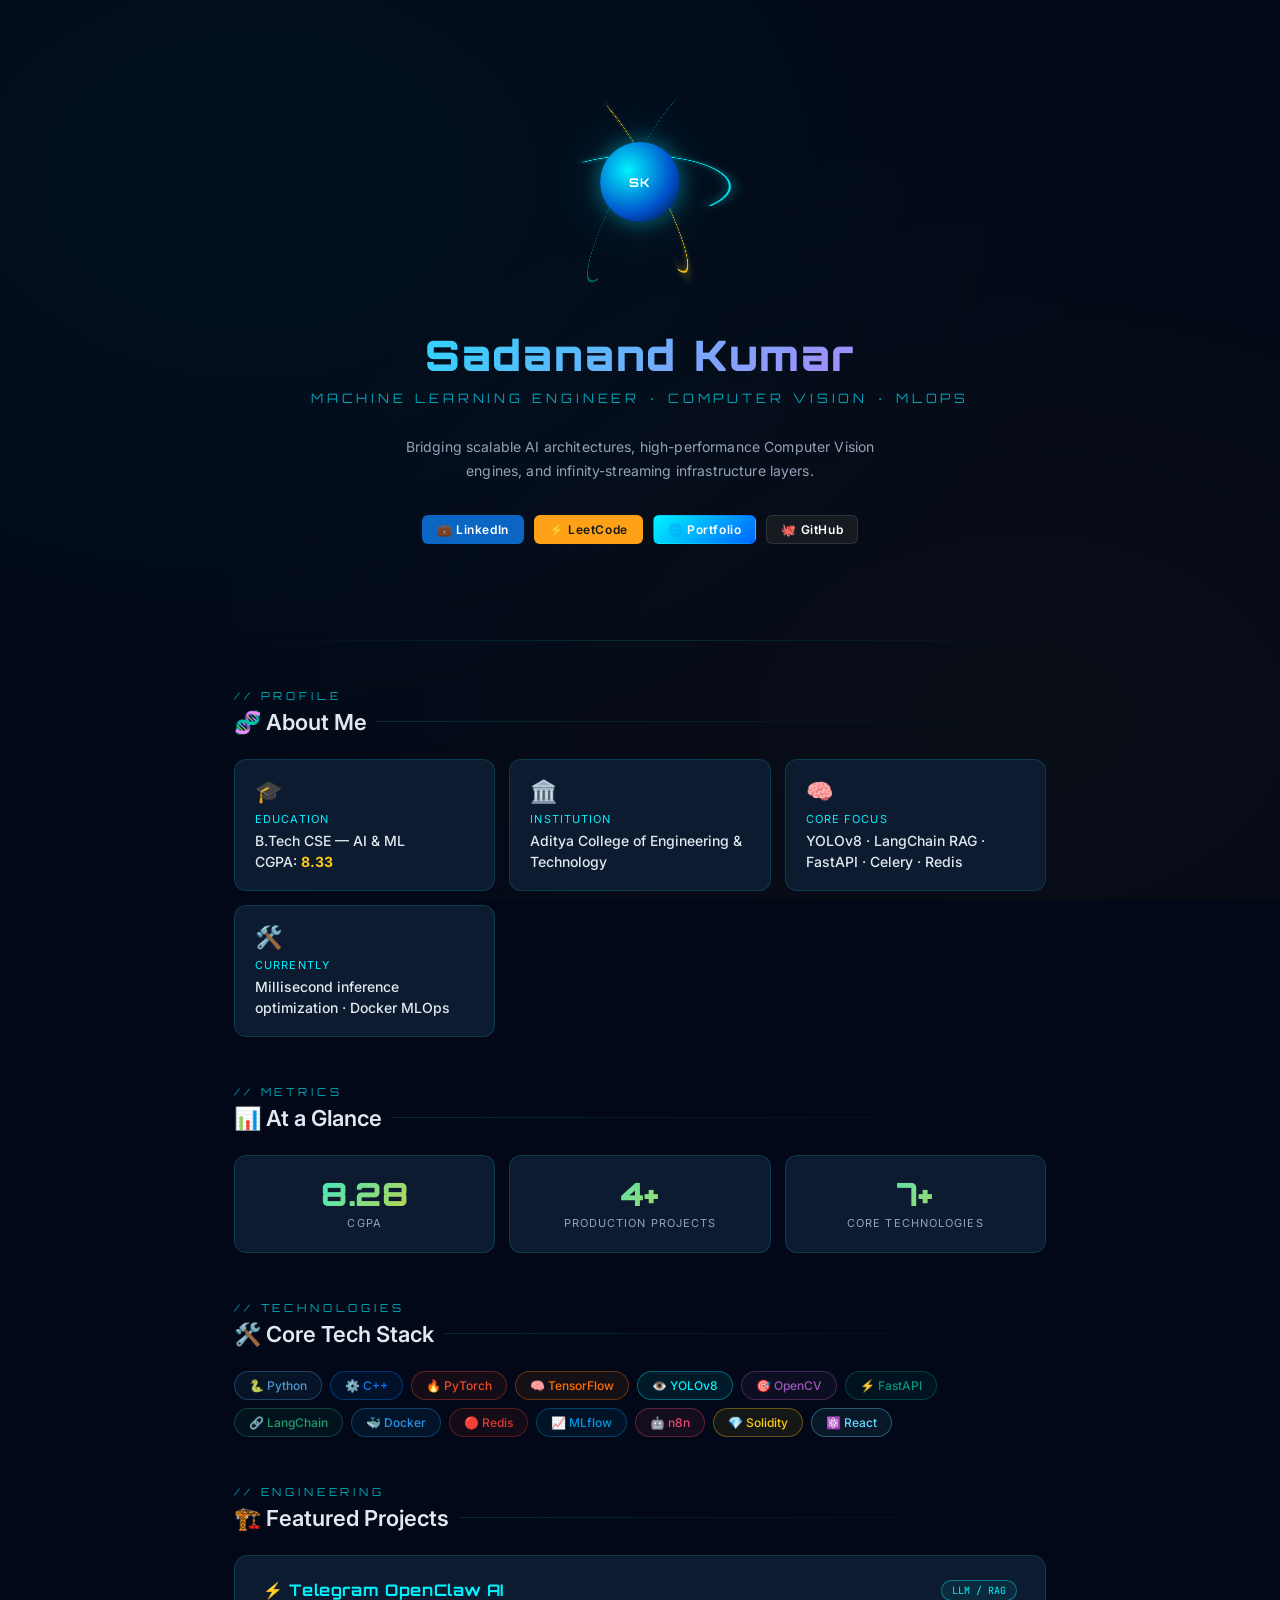
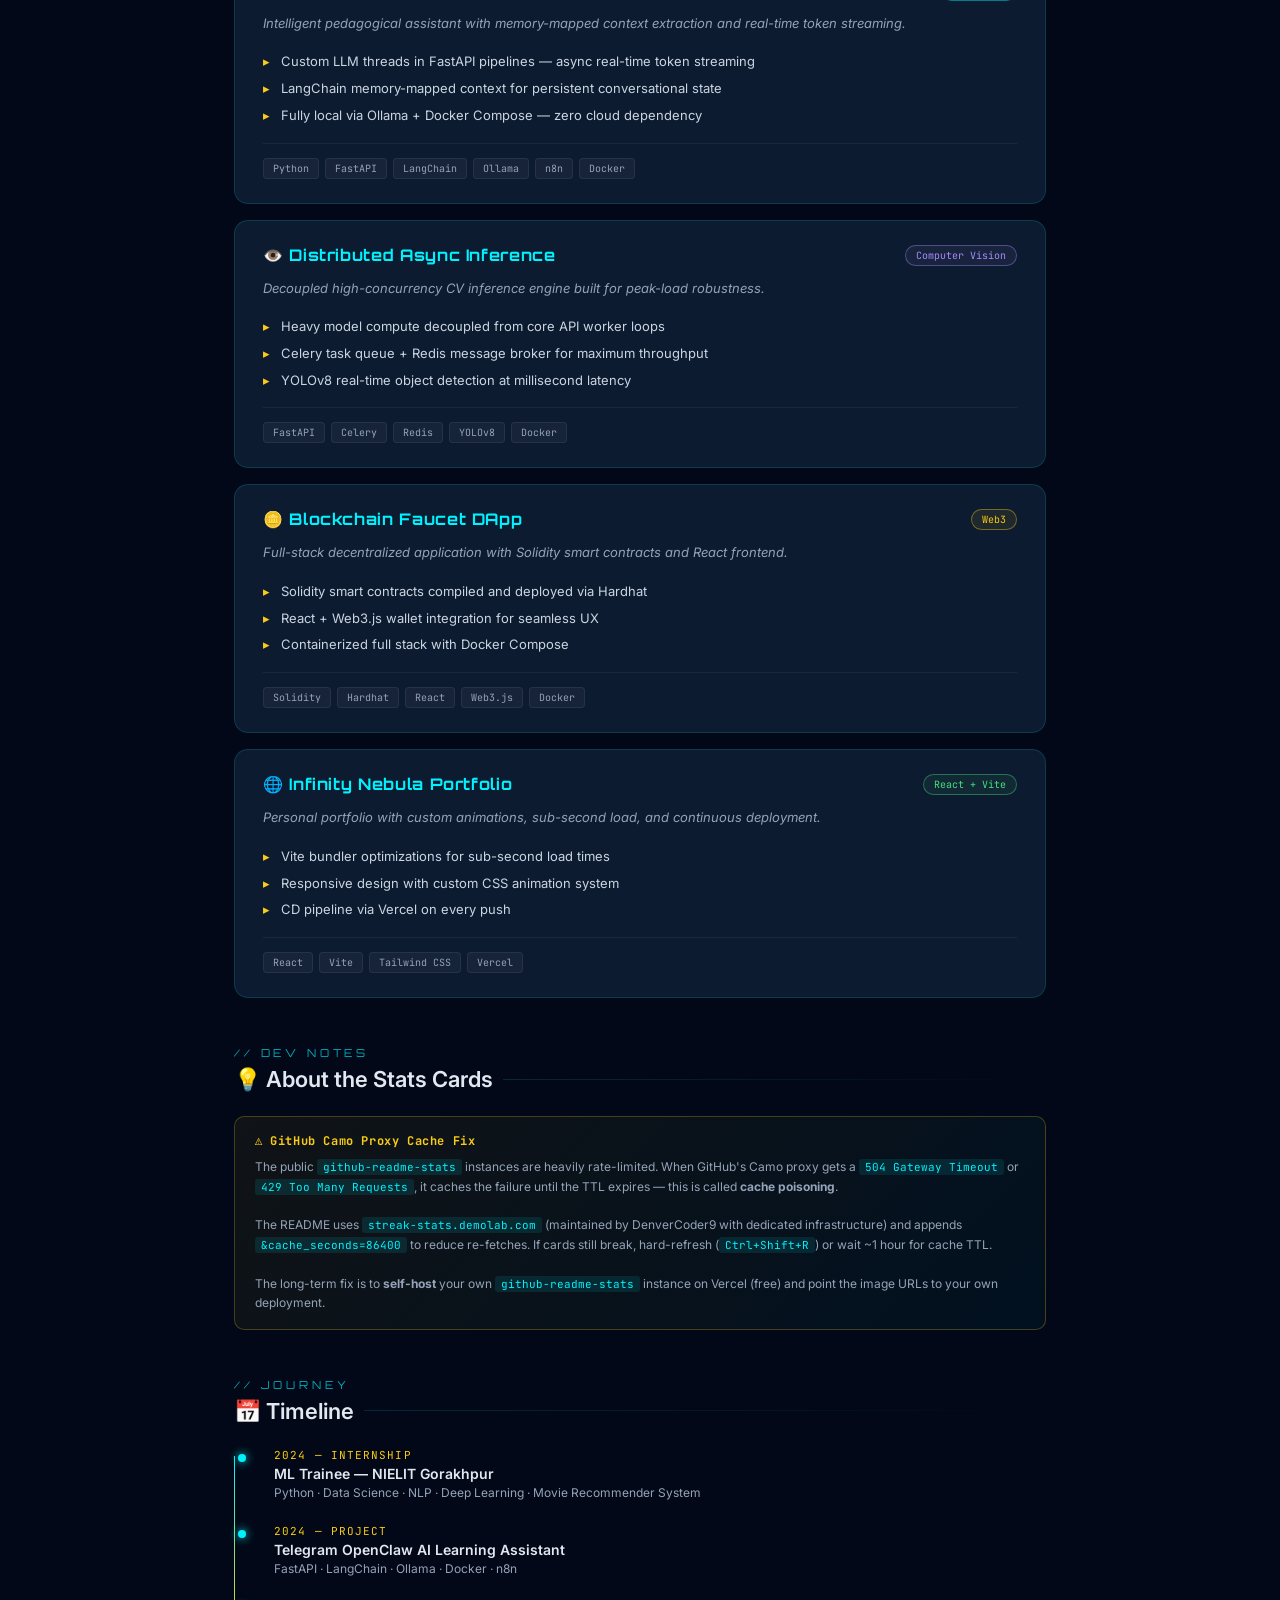
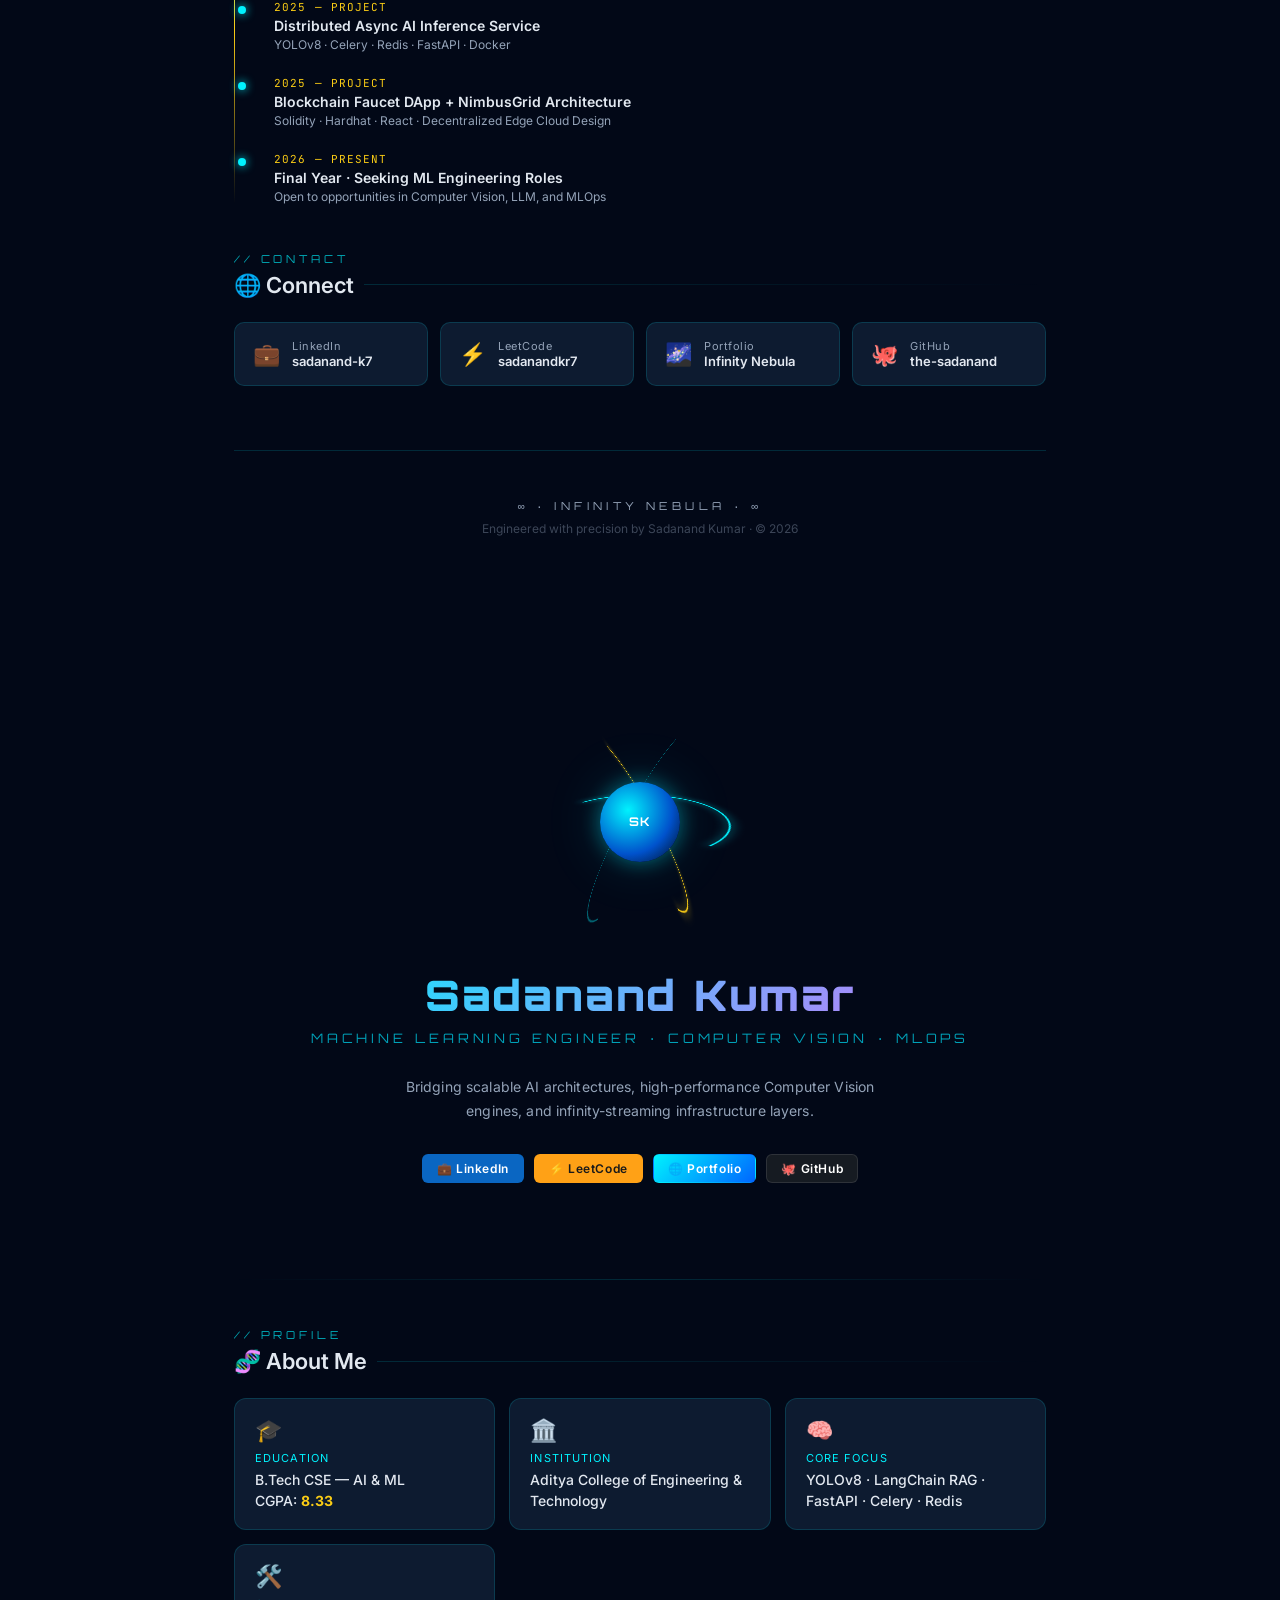
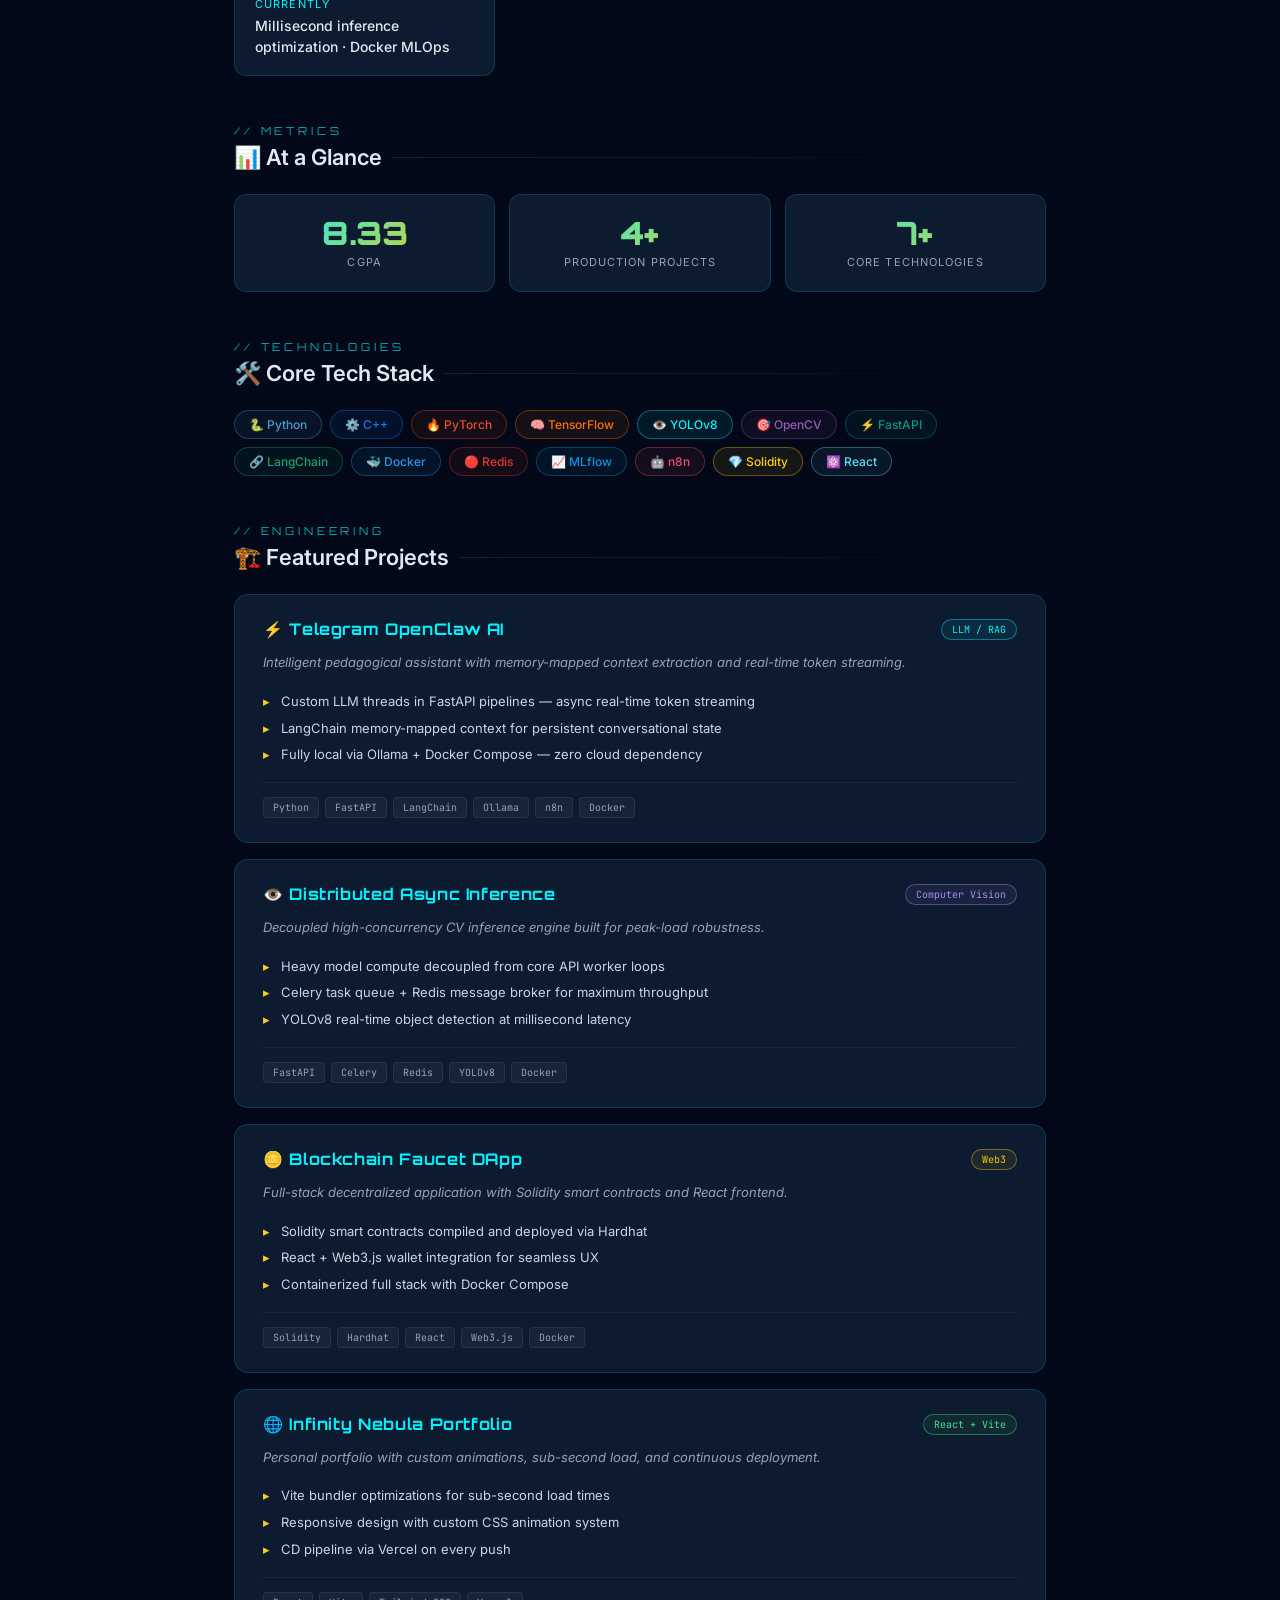
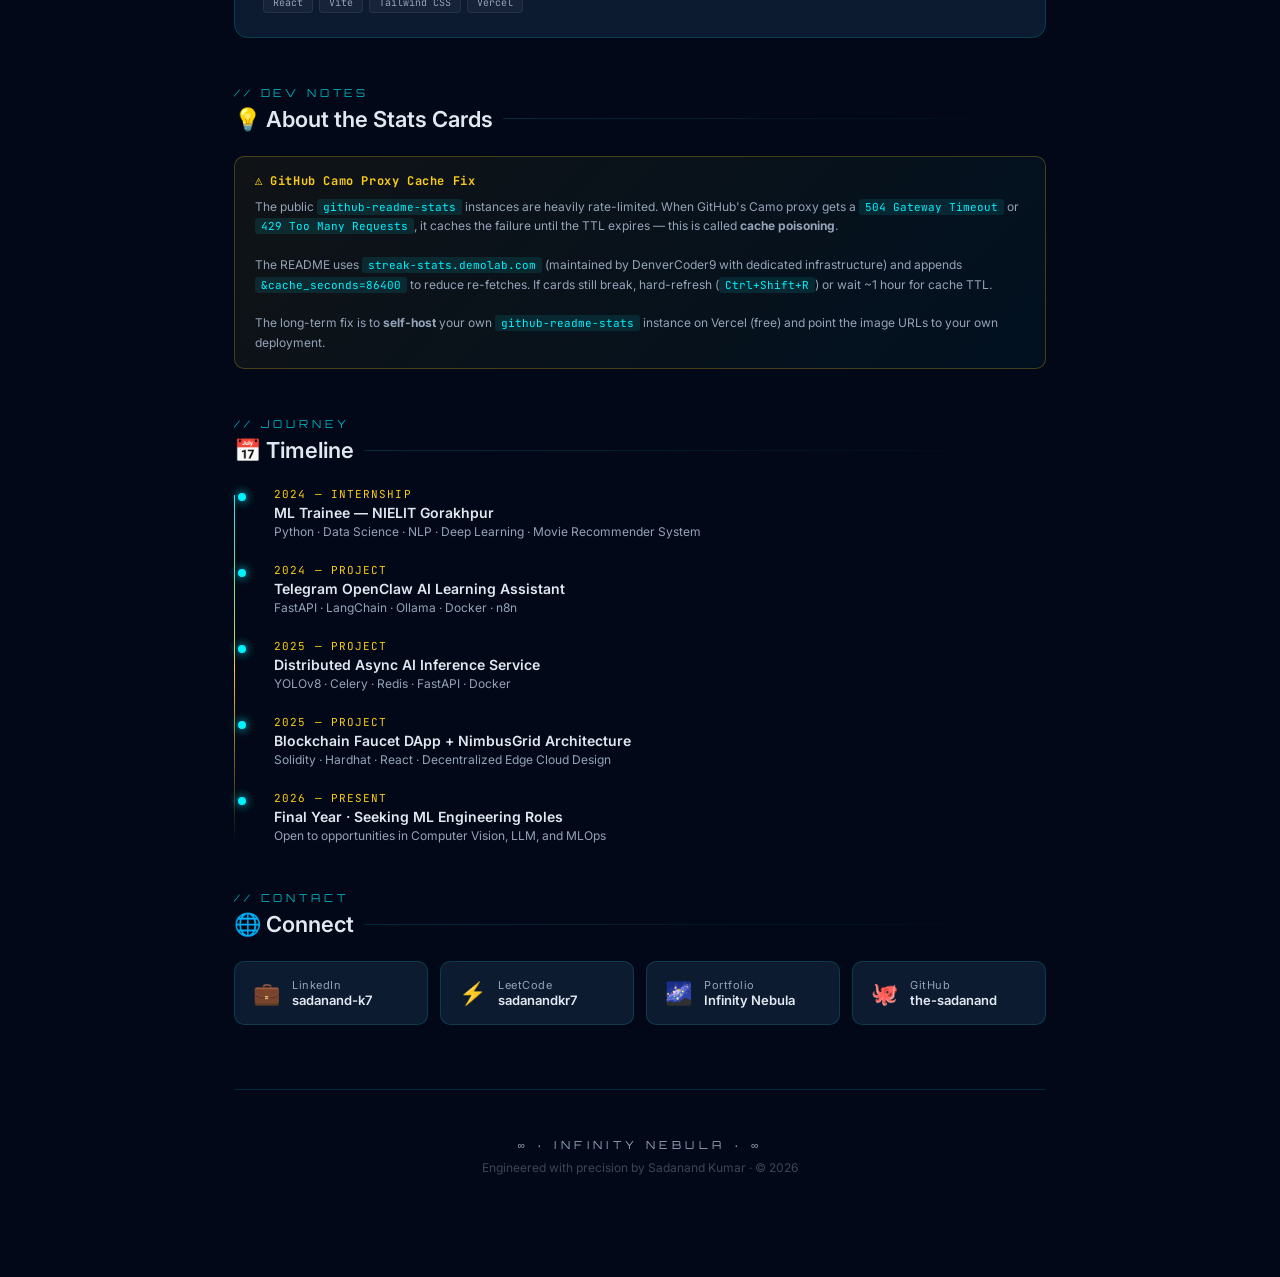
<file: index.html>
<!DOCTYPE html>
<html lang="en">
<head>
<meta charset="UTF-8" />
<meta name="viewport" content="width=device-width, initial-scale=1.0" />
<title>Sadanand Kumar — Infinity Nebula Profile</title>
<link href="https://fonts.googleapis.com/css2?family=Orbitron:wght@400;600;700;900&family=Inter:wght@300;400;500;600&family=JetBrains+Mono:wght@400;500&display=swap" rel="stylesheet" />
<style>
  *, *::before, *::after { margin: 0; padding: 0; box-sizing: border-box; }

  :root {
    --cyan: #00F2FE;
    --cyan-dim: #00bcd4;
    --gold: #FACC15;
    --gold-dim: #d4a017;
    --bg-0: #020817;
    --bg-1: #0a1628;
    --bg-2: #0f1f3d;
    --bg-card: #0d1b30;
    --text-primary: #E2E8F0;
    --text-muted: #94a3b8;
    --border: rgba(0, 242, 254, 0.15);
    --glow-cyan: 0 0 20px rgba(0, 242, 254, 0.4), 0 0 60px rgba(0, 242, 254, 0.15);
    --glow-gold: 0 0 20px rgba(250, 204, 21, 0.4), 0 0 60px rgba(250, 204, 21, 0.15);
  }

  html { scroll-behavior: smooth; }

  body {
    font-family: 'Inter', sans-serif;
    background: var(--bg-0);
    color: var(--text-primary);
    min-height: 100vh;
    overflow-x: hidden;
  }

  /* ── STARFIELD ── */
  #starfield {
    position: fixed; inset: 0; z-index: 0; pointer-events: none;
    background: radial-gradient(ellipse at 20% 20%, rgba(0,242,254,0.04) 0%, transparent 60%),
                radial-gradient(ellipse at 80% 80%, rgba(250,204,21,0.03) 0%, transparent 60%),
                var(--bg-0);
  }
  .star {
    position: absolute; border-radius: 50%; background: white;
    animation: twinkle var(--d, 3s) infinite ease-in-out;
  }
  @keyframes twinkle {
    0%,100% { opacity: var(--lo, 0.1); transform: scale(1); }
    50%      { opacity: var(--hi, 0.8); transform: scale(1.3); }
  }

  /* ── LAYOUT ── */
  .wrapper {
    position: relative; z-index: 1;
    max-width: 860px; margin: 0 auto;
    padding: 0 24px 80px;
  }

  /* ── HERO ── */
  .hero {
    text-align: center;
    padding: 72px 0 48px;
  }

  /* 3D ROTATING ORBS SYSTEM */
  .orb-system {
    position: relative;
    width: 220px; height: 220px;
    margin: 0 auto 40px;
    perspective: 600px;
  }
  .orb-core {
    position: absolute; inset: 50%; transform: translate(-50%,-50%);
    width: 80px; height: 80px; border-radius: 50%;
    background: radial-gradient(circle at 35% 35%, #00F2FE, #0052cc 60%, #020817);
    box-shadow: var(--glow-cyan);
    animation: pulse-core 3s ease-in-out infinite;
    display: flex; align-items: center; justify-content: center;
    font-family: 'Orbitron', monospace;
    font-size: 12px; color: white; font-weight: 700; letter-spacing: 0.1em;
    z-index: 10;
  }
  @keyframes pulse-core {
    0%,100% { box-shadow: var(--glow-cyan); transform: translate(-50%,-50%) scale(1); }
    50%      { box-shadow: 0 0 40px rgba(0,242,254,0.7), 0 0 100px rgba(0,242,254,0.3); transform: translate(-50%,-50%) scale(1.05); }
  }

  /* Ring 1 — cyan, tilted */
  .ring {
    position: absolute; inset: 0;
    border-radius: 50%;
    border: 2px solid transparent;
    animation: spin var(--spd, 6s) linear infinite;
  }
  .ring::before {
    content: '';
    position: absolute; inset: -2px;
    border-radius: 50%;
    border: 2px solid transparent;
    border-top-color: var(--rc, #00F2FE);
    border-right-color: var(--rc, #00F2FE);
  }
  .ring-1 {
    --rc: #00F2FE; --spd: 5s;
    transform: rotateX(70deg) rotateZ(0deg);
    top: 20px; left: 20px; right: 20px; bottom: 20px;
    filter: drop-shadow(0 0 6px #00F2FE);
  }
  .ring-2 {
    --rc: #FACC15; --spd: 8s;
    transform: rotateX(70deg) rotateY(60deg);
    top: 10px; left: 10px; right: 10px; bottom: 10px;
    animation-direction: reverse;
    filter: drop-shadow(0 0 6px #FACC15);
  }
  .ring-3 {
    --rc: rgba(0,242,254,0.4); --spd: 12s;
    transform: rotateX(70deg) rotateY(120deg);
    top: 0; left: 0; right: 0; bottom: 0;
  }
  @keyframes spin { to { transform: rotateX(70deg) rotateZ(360deg); } }

  /* Orbiting dot */
  .orbit-dot {
    position: absolute; top: 50%; left: 50%;
    width: 8px; height: 8px; border-radius: 50%;
    margin: -4px 0 0 -4px;
    background: var(--dc, #00F2FE);
    box-shadow: 0 0 12px var(--dc, #00F2FE);
    animation: orbit var(--ospd, 5s) linear infinite;
    transform-origin: var(--or, 90px) 0;
  }
  .orbit-dot-1 { --dc: #00F2FE; --ospd: 5s;  --or: 90px; }
  .orbit-dot-2 { --dc: #FACC15; --ospd: 8s;  --or: 100px; animation-direction: reverse; animation-delay: -2s; }
  .orbit-dot-3 { --dc: #ffffff; --ospd: 11s; --or: 108px; animation-delay: -5s; }
  @keyframes orbit { to { transform: rotate(360deg) translateX(var(--or, 90px)); } }

  /* ── TITLE ── */
  .hero-name {
    font-family: 'Orbitron', monospace;
    font-size: clamp(28px, 5vw, 42px);
    font-weight: 900;
    background: linear-gradient(135deg, #00F2FE 0%, #a78bfa 40%, #FACC15 100%);
    -webkit-background-clip: text; -webkit-text-fill-color: transparent;
    background-clip: text;
    letter-spacing: 0.05em;
    line-height: 1.1;
    margin-bottom: 12px;
    animation: shimmer 4s ease-in-out infinite;
    background-size: 200% auto;
  }
  @keyframes shimmer {
    0%   { background-position: 0% 50%; }
    50%  { background-position: 100% 50%; }
    100% { background-position: 0% 50%; }
  }

  .hero-role {
    font-family: 'Orbitron', monospace;
    font-size: 13px;
    letter-spacing: 0.3em;
    color: var(--cyan-dim);
    text-transform: uppercase;
    margin-bottom: 28px;
    opacity: 0.85;
  }

  .hero-tagline {
    font-size: 14px;
    color: var(--text-muted);
    max-width: 520px;
    margin: 0 auto 32px;
    line-height: 1.7;
    letter-spacing: 0.01em;
  }

  /* ── BADGE ROW ── */
  .badge-row {
    display: flex; gap: 10px; justify-content: center; flex-wrap: wrap;
    margin-bottom: 8px;
  }
  .badge {
    display: inline-flex; align-items: center; gap: 6px;
    padding: 6px 14px; border-radius: 6px;
    font-size: 12px; font-weight: 600; letter-spacing: 0.05em;
    text-decoration: none; transition: transform 0.2s, box-shadow 0.2s;
    border: 1px solid transparent;
  }
  .badge:hover { transform: translateY(-2px); }
  .badge-li   { background: #0A66C2; color: white; }
  .badge-li:hover { box-shadow: 0 4px 20px rgba(10,102,194,0.5); }
  .badge-lc   { background: #FFA116; color: #1a1a1a; }
  .badge-lc:hover { box-shadow: 0 4px 20px rgba(255,161,22,0.5); }
  .badge-port { background: linear-gradient(135deg, #00F2FE, #0066ff); color: white; }
  .badge-port:hover { box-shadow: var(--glow-cyan); }
  .badge-gh   { background: #161B22; color: white; border-color: rgba(255,255,255,0.1); }
  .badge-gh:hover { box-shadow: 0 4px 20px rgba(255,255,255,0.1); }

  /* ── SECTION ── */
  .section { margin: 48px 0; }
  .section-label {
    font-family: 'Orbitron', monospace;
    font-size: 11px; letter-spacing: 0.35em;
    color: var(--cyan); text-transform: uppercase;
    margin-bottom: 6px; opacity: 0.7;
  }
  .section-title {
    font-size: 22px; font-weight: 600;
    color: var(--text-primary);
    margin-bottom: 24px;
    display: flex; align-items: center; gap: 10px;
  }
  .section-title::after {
    content: '';
    flex: 1; height: 1px;
    background: linear-gradient(90deg, var(--border), transparent);
  }

  /* ── ABOUT CARDS ── */
  .about-grid {
    display: grid; grid-template-columns: repeat(auto-fit, minmax(200px, 1fr));
    gap: 14px;
  }
  .about-card {
    background: var(--bg-card);
    border: 1px solid var(--border);
    border-radius: 12px;
    padding: 18px 20px;
    transition: border-color 0.3s, transform 0.3s, box-shadow 0.3s;
    position: relative; overflow: hidden;
  }
  .about-card::before {
    content: '';
    position: absolute; inset: 0;
    background: linear-gradient(135deg, rgba(0,242,254,0.04), transparent);
    opacity: 0; transition: opacity 0.3s;
  }
  .about-card:hover::before { opacity: 1; }
  .about-card:hover {
    border-color: rgba(0,242,254,0.4);
    transform: translateY(-3px);
    box-shadow: 0 8px 32px rgba(0,242,254,0.1);
  }
  .about-icon { font-size: 22px; margin-bottom: 8px; }
  .about-label { font-size: 11px; color: var(--cyan); letter-spacing: 0.1em; text-transform: uppercase; margin-bottom: 4px; }
  .about-value { font-size: 14px; font-weight: 500; color: var(--text-primary); line-height: 1.5; }

  /* ── TECH STACK ── */
  .stack-grid {
    display: flex; flex-wrap: wrap; gap: 8px;
  }
  .tech-pill {
    display: inline-flex; align-items: center; gap: 6px;
    padding: 6px 14px; border-radius: 20px;
    font-size: 12px; font-weight: 500;
    border: 1px solid; transition: transform 0.2s, box-shadow 0.2s;
    cursor: default;
  }
  .tech-pill:hover { transform: scale(1.06); }
  .tp-python  { color: #4B9CD3; border-color: rgba(75,156,211,0.35); background: rgba(75,156,211,0.08); }
  .tp-cpp     { color: #0080ff; border-color: rgba(0,128,255,0.35); background: rgba(0,128,255,0.08); }
  .tp-pytorch { color: #EE4C2C; border-color: rgba(238,76,44,0.35); background: rgba(238,76,44,0.08); }
  .tp-tf      { color: #FF6F00; border-color: rgba(255,111,0,0.35); background: rgba(255,111,0,0.08); }
  .tp-fastapi { color: #009688; border-color: rgba(0,150,136,0.35); background: rgba(0,150,136,0.08); }
  .tp-docker  { color: #2496ED; border-color: rgba(36,150,237,0.35); background: rgba(36,150,237,0.08); }
  .tp-redis   { color: #DC382D; border-color: rgba(220,56,45,0.35); background: rgba(220,56,45,0.08); }
  .tp-mlflow  { color: #0194E2; border-color: rgba(1,148,226,0.35); background: rgba(1,148,226,0.08); }
  .tp-lc      { color: #1C9E6E; border-color: rgba(28,158,110,0.35); background: rgba(28,158,110,0.08); }
  .tp-cv      { color: #9B59B6; border-color: rgba(155,89,182,0.35); background: rgba(155,89,182,0.08); }
  .tp-n8n     { color: #EA4B71; border-color: rgba(234,75,113,0.35); background: rgba(234,75,113,0.08); }
  .tp-sol     { color: #FACC15; border-color: rgba(250,204,21,0.35); background: rgba(250,204,21,0.08); }
  .tp-react   { color: #61DAFB; border-color: rgba(97,218,251,0.35); background: rgba(97,218,251,0.08); }
  .tp-yolo    { color: #00F2FE; border-color: rgba(0,242,254,0.35); background: rgba(0,242,254,0.08); }

  /* ── PROJECT CARDS ── */
  .project-card {
    background: var(--bg-card);
    border: 1px solid var(--border);
    border-radius: 14px;
    padding: 24px 28px;
    margin-bottom: 16px;
    transition: all 0.3s;
    position: relative; overflow: hidden;
  }
  .project-card::after {
    content: '';
    position: absolute; top: 0; left: 0; right: 0; height: 2px;
    background: linear-gradient(90deg, var(--cyan), var(--gold), transparent);
    opacity: 0; transition: opacity 0.3s;
  }
  .project-card:hover::after { opacity: 1; }
  .project-card:hover {
    border-color: rgba(0,242,254,0.3);
    transform: translateY(-4px);
    box-shadow: 0 12px 40px rgba(0,242,254,0.1), 0 4px 16px rgba(0,0,0,0.4);
  }
  .project-header {
    display: flex; align-items: flex-start; justify-content: space-between; gap: 12px;
    margin-bottom: 12px;
  }
  .project-title {
    font-family: 'Orbitron', monospace;
    font-size: 16px; font-weight: 700;
    color: var(--cyan); letter-spacing: 0.04em;
  }
  .project-tag {
    font-size: 10px; padding: 3px 10px; border-radius: 12px;
    border: 1px solid; white-space: nowrap; flex-shrink: 0;
    font-family: 'JetBrains Mono', monospace;
  }
  .tag-ai     { color: #00F2FE; border-color: rgba(0,242,254,0.4); background: rgba(0,242,254,0.07); }
  .tag-cv     { color: #a78bfa; border-color: rgba(167,139,250,0.4); background: rgba(167,139,250,0.07); }
  .tag-web3   { color: #FACC15; border-color: rgba(250,204,21,0.4); background: rgba(250,204,21,0.07); }
  .tag-port   { color: #4ade80; border-color: rgba(74,222,128,0.4); background: rgba(74,222,128,0.07); }
  .project-desc {
    font-size: 13px; color: var(--text-muted); margin-bottom: 14px;
    line-height: 1.65; font-style: italic;
  }
  .project-bullets { list-style: none; }
  .project-bullets li {
    font-size: 13px; color: #cbd5e1;
    padding: 3px 0 3px 18px; position: relative; line-height: 1.6;
  }
  .project-bullets li::before {
    content: '▸';
    position: absolute; left: 0;
    color: var(--gold);
  }
  .stack-row {
    display: flex; flex-wrap: wrap; gap: 6px; margin-top: 14px;
    padding-top: 14px; border-top: 1px solid rgba(255,255,255,0.05);
  }
  .stack-chip {
    font-family: 'JetBrains Mono', monospace;
    font-size: 10px; color: var(--text-muted);
    background: rgba(255,255,255,0.04);
    padding: 3px 9px; border-radius: 4px;
    border: 1px solid rgba(255,255,255,0.07);
  }

  /* ── STATS SECTION ── */
  .stats-grid {
    display: grid; grid-template-columns: repeat(3, 1fr); gap: 14px;
  }
  .stat-card {
    background: var(--bg-card);
    border: 1px solid var(--border);
    border-radius: 12px; padding: 22px 18px;
    text-align: center;
    transition: all 0.3s;
    position: relative; overflow: hidden;
  }
  .stat-card:hover {
    border-color: rgba(0,242,254,0.4);
    transform: scale(1.03);
    box-shadow: var(--glow-cyan);
  }
  .stat-value {
    font-family: 'Orbitron', monospace;
    font-size: 32px; font-weight: 900;
    background: linear-gradient(135deg, var(--cyan), var(--gold));
    -webkit-background-clip: text; -webkit-text-fill-color: transparent; background-clip: text;
    line-height: 1; margin-bottom: 6px;
    animation: count-glow 2s ease-in-out infinite;
  }
  @keyframes count-glow {
    0%,100% { filter: brightness(1); }
    50%      { filter: brightness(1.2); }
  }
  .stat-label { font-size: 11px; color: var(--text-muted); letter-spacing: 0.1em; text-transform: uppercase; }

  /* ── PROXY FIX NOTICE ── */
  .proxy-notice {
    background: linear-gradient(135deg, rgba(250,204,21,0.06), rgba(0,242,254,0.04));
    border: 1px solid rgba(250,204,21,0.25);
    border-radius: 10px; padding: 16px 20px;
    margin-bottom: 16px;
  }
  .proxy-notice h4 {
    font-family: 'JetBrains Mono', monospace;
    font-size: 12px; color: var(--gold); margin-bottom: 8px;
    letter-spacing: 0.05em;
  }
  .proxy-notice p { font-size: 12px; color: var(--text-muted); line-height: 1.6; }
  .proxy-notice code {
    font-family: 'JetBrains Mono', monospace;
    background: rgba(0,242,254,0.1); color: var(--cyan);
    padding: 1px 6px; border-radius: 3px; font-size: 11px;
  }

  /* ── TIMELINE ── */
  .timeline { position: relative; padding-left: 24px; }
  .timeline::before {
    content: '';
    position: absolute; left: 0; top: 8px; bottom: 0; width: 1px;
    background: linear-gradient(180deg, var(--cyan), var(--gold), transparent);
  }
  .tl-item {
    position: relative; margin-bottom: 24px;    padding-left: 16px;
  }
  .tl-item::before {
    content: '';
    position: absolute; left: -20px; top: 6px;
    width: 8px; height: 8px; border-radius: 50%;
    background: var(--cyan);
    box-shadow: 0 0 10px var(--cyan);
  }
  .tl-year {
    font-family: 'JetBrains Mono', monospace;
    font-size: 11px; color: var(--gold); letter-spacing: 0.1em;
    margin-bottom: 3px;
  }
  .tl-title { font-size: 14px; font-weight: 600; color: var(--text-primary); margin-bottom: 3px; }
  .tl-sub   { font-size: 12px; color: var(--text-muted); }

  /* ── CONNECT SECTION ── */
  .connect-grid {
    display: grid; grid-template-columns: repeat(auto-fit, minmax(180px, 1fr)); gap: 12px;
  }
  .connect-card {
    background: var(--bg-card);
    border: 1px solid var(--border);
    border-radius: 10px; padding: 16px 18px;
    display: flex; align-items: center; gap: 12px;
    text-decoration: none; color: var(--text-primary);
    transition: all 0.3s;
  }
  .connect-card:hover {
    border-color: var(--cyan);
    transform: translateY(-3px);
    box-shadow: var(--glow-cyan);
  }
  .connect-icon { font-size: 22px; flex-shrink: 0; }
  .connect-label { font-size: 11px; color: var(--text-muted); letter-spacing: 0.05em; }
  .connect-name  { font-size: 13px; font-weight: 600; color: var(--text-primary); }

  /* ── FOOTER ── */
  .footer {
    text-align: center; padding: 48px 0 24px;
    border-top: 1px solid var(--border);
    margin-top: 64px;
  }
  .footer-wave {
    font-family: 'Orbitron', monospace;
    font-size: 11px; letter-spacing: 0.4em;
    color: var(--text-muted); text-transform: uppercase;
    margin-bottom: 8px;
  }
  .footer-copy { font-size: 12px; color: rgba(148,163,184,0.4); }

  /* ── FLOATING PARTICLES ── */
  .particle {
    position: fixed; pointer-events: none; border-radius: 50%;
    animation: float-up var(--dur, 12s) linear infinite;
    opacity: 0;
  }
  @keyframes float-up {
    0%   { transform: translateY(100vh) scale(0); opacity: 0; }
    10%  { opacity: 0.6; }
    90%  { opacity: 0.3; }
    100% { transform: translateY(-20px) scale(1); opacity: 0; }
  }

  /* ── 3D CUBE DECORATION ── */
  .cube-wrap {
    perspective: 400px;
    width: 40px; height: 40px;
    display: inline-flex; align-items: center; justify-content: center;
  }
  .cube {
    width: 24px; height: 24px;
    transform-style: preserve-3d;
    animation: spin-cube 6s linear infinite;
    position: relative;
  }
  .cube-face {
    position: absolute; inset: 0;
    border: 1px solid rgba(0,242,254,0.5);
    background: rgba(0,242,254,0.04);
  }
  .cube-face.front  { transform: translateZ(12px); }
  .cube-face.back   { transform: translateZ(-12px) rotateY(180deg); }
  .cube-face.left   { transform: translateX(-12px) rotateY(-90deg); }
  .cube-face.right  { transform: translateX(12px) rotateY(90deg); }
  .cube-face.top    { transform: translateY(-12px) rotateX(90deg); }
  .cube-face.bottom { transform: translateY(12px) rotateX(-90deg); }
  @keyframes spin-cube {
    from { transform: rotateX(0deg) rotateY(0deg) rotateZ(0deg); }
    to   { transform: rotateX(360deg) rotateY(240deg) rotateZ(120deg); }
  }

  /* Divider */
  .divider {
    height: 1px; margin: 40px 0;
    background: linear-gradient(90deg, transparent, var(--border), transparent);
  }

  /* Responsive */
  @media (max-width: 600px) {
    .stats-grid { grid-template-columns: 1fr 1fr; }
    .stats-grid .stat-card:last-child { grid-column: span 2; }
    .orb-system { width: 160px; height: 160px; }
  }
</style>
</head>
<body>

<!-- STARFIELD -->
<div id="starfield"></div>

<!-- FLOATING PARTICLES -->
<div id="particles"></div>

<div class="wrapper">

  <!-- ═══ HERO ═══ -->
  <section class="hero">

    <!-- 3D ORB SYSTEM -->
    <div class="orb-system">
      <div class="ring ring-1"></div>
      <div class="ring ring-2"></div>
      <div class="ring ring-3"></div>
      <div class="orbit-dot orbit-dot-1"></div>
      <div class="orbit-dot orbit-dot-2"></div>
      <div class="orbit-dot orbit-dot-3"></div>
      <div class="orb-core">SK</div>
    </div>

    <h1 class="hero-name">Sadanand Kumar</h1>
    <p class="hero-role">Machine Learning Engineer · Computer Vision · MLOps</p>
    <p class="hero-tagline">
      Bridging scalable AI architectures, high-performance Computer Vision engines,
      and infinity-streaming infrastructure layers.
    </p>

    <div class="badge-row">
      <a class="badge badge-li" href="https://www.linkedin.com/in/sadanand-k7" target="_blank">💼 LinkedIn</a>
      <a class="badge badge-lc" href="https://leetcode.com/sadanandkr7/" target="_blank">⚡ LeetCode</a>
      <a class="badge badge-port" href="https://my-portfolio-sadanand.vercel.app/" target="_blank">🌐 Portfolio</a>
      <a class="badge badge-gh" href="https://github.com/the-sadanand" target="_blank">🐙 GitHub</a>
    </div>
  </section>

  <div class="divider"></div>

  <!-- ═══ ABOUT ═══ -->
  <section class="section">
    <p class="section-label">// profile</p>
    <h2 class="section-title">🧬 About Me</h2>
    <div class="about-grid">
      <div class="about-card">
        <div class="about-icon">🎓</div>
        <div class="about-label">Education</div>
        <div class="about-value">B.Tech CSE — AI & ML<br/>CGPA: <strong style="color:var(--gold)">8.33</strong></div>
      </div>
      <div class="about-card">
        <div class="about-icon">🏛️</div>
        <div class="about-label">Institution</div>
        <div class="about-value">Aditya College of Engineering & Technology</div>
      </div>
      <div class="about-card">
        <div class="about-icon">🧠</div>
        <div class="about-label">Core Focus</div>
        <div class="about-value">YOLOv8 · LangChain RAG · FastAPI · Celery · Redis</div>
      </div>
      <div class="about-card">
        <div class="about-icon">🛠️</div>
        <div class="about-label">Currently</div>
        <div class="about-value">Millisecond inference optimization · Docker MLOps</div>
      </div>
    </div>
  </section>

  <!-- ═══ STATS ═══ -->
  <section class="section">
    <p class="section-label">// metrics</p>
    <h2 class="section-title">📊 At a Glance</h2>
    <div class="stats-grid">
      <div class="stat-card">
        <div class="stat-value">8.33</div>
        <div class="stat-label">CGPA</div>
      </div>
      <div class="stat-card">
        <div class="stat-value">4+</div>
        <div class="stat-label">Production Projects</div>
      </div>
      <div class="stat-card">
        <div class="stat-value">7+</div>
        <div class="stat-label">Core Technologies</div>
      </div>
    </div>
  </section>

  <!-- ═══ TECH STACK ═══ -->
  <section class="section">
    <p class="section-label">// technologies</p>
    <h2 class="section-title">🛠️ Core Tech Stack</h2>
    <div class="stack-grid">
      <span class="tech-pill tp-python">🐍 Python</span>
      <span class="tech-pill tp-cpp">⚙️ C++</span>
      <span class="tech-pill tp-pytorch">🔥 PyTorch</span>
      <span class="tech-pill tp-tf">🧠 TensorFlow</span>
      <span class="tech-pill tp-yolo">👁️ YOLOv8</span>
      <span class="tech-pill tp-cv">🎯 OpenCV</span>
      <span class="tech-pill tp-fastapi">⚡ FastAPI</span>
      <span class="tech-pill tp-lc">🔗 LangChain</span>
      <span class="tech-pill tp-docker">🐳 Docker</span>
      <span class="tech-pill tp-redis">🔴 Redis</span>
      <span class="tech-pill tp-mlflow">📈 MLflow</span>
      <span class="tech-pill tp-n8n">🤖 n8n</span>
      <span class="tech-pill tp-sol">💎 Solidity</span>
      <span class="tech-pill tp-react">⚛️ React</span>
    </div>
  </section>

  <!-- ═══ PROJECTS ═══ -->
  <section class="section">
    <p class="section-label">// engineering</p>
    <h2 class="section-title">🏗️ Featured Projects</h2>

    <div class="project-card">
      <div class="project-header">
        <div class="project-title">⚡ Telegram OpenClaw AI</div>
        <span class="project-tag tag-ai">LLM / RAG</span>
      </div>
      <p class="project-desc">Intelligent pedagogical assistant with memory-mapped context extraction and real-time token streaming.</p>
      <ul class="project-bullets">
        <li>Custom LLM threads in FastAPI pipelines — async real-time token streaming</li>
        <li>LangChain memory-mapped context for persistent conversational state</li>
        <li>Fully local via Ollama + Docker Compose — zero cloud dependency</li>
      </ul>
      <div class="stack-row">
        <span class="stack-chip">Python</span>
        <span class="stack-chip">FastAPI</span>
        <span class="stack-chip">LangChain</span>
        <span class="stack-chip">Ollama</span>
        <span class="stack-chip">n8n</span>
        <span class="stack-chip">Docker</span>
      </div>
    </div>

    <div class="project-card">
      <div class="project-header">
        <div class="project-title">👁️ Distributed Async Inference</div>
        <span class="project-tag tag-cv">Computer Vision</span>
      </div>
      <p class="project-desc">Decoupled high-concurrency CV inference engine built for peak-load robustness.</p>
      <ul class="project-bullets">
        <li>Heavy model compute decoupled from core API worker loops</li>
        <li>Celery task queue + Redis message broker for maximum throughput</li>
        <li>YOLOv8 real-time object detection at millisecond latency</li>
      </ul>
      <div class="stack-row">
        <span class="stack-chip">FastAPI</span>
        <span class="stack-chip">Celery</span>
        <span class="stack-chip">Redis</span>
        <span class="stack-chip">YOLOv8</span>
        <span class="stack-chip">Docker</span>
      </div>
    </div>

    <div class="project-card">
      <div class="project-header">
        <div class="project-title">🪙 Blockchain Faucet DApp</div>
        <span class="project-tag tag-web3">Web3</span>
      </div>
      <p class="project-desc">Full-stack decentralized application with Solidity smart contracts and React frontend.</p>
      <ul class="project-bullets">
        <li>Solidity smart contracts compiled and deployed via Hardhat</li>
        <li>React + Web3.js wallet integration for seamless UX</li>
        <li>Containerized full stack with Docker Compose</li>
      </ul>
      <div class="stack-row">
        <span class="stack-chip">Solidity</span>
        <span class="stack-chip">Hardhat</span>
        <span class="stack-chip">React</span>
        <span class="stack-chip">Web3.js</span>
        <span class="stack-chip">Docker</span>
      </div>
    </div>

    <div class="project-card">
      <div class="project-header">
        <div class="project-title">🌐 Infinity Nebula Portfolio</div>
        <span class="project-tag tag-port">React + Vite</span>
      </div>
      <p class="project-desc">Personal portfolio with custom animations, sub-second load, and continuous deployment.</p>
      <ul class="project-bullets">
        <li>Vite bundler optimizations for sub-second load times</li>
        <li>Responsive design with custom CSS animation system</li>
        <li>CD pipeline via Vercel on every push</li>
      </ul>
      <div class="stack-row">
        <span class="stack-chip">React</span>
        <span class="stack-chip">Vite</span>
        <span class="stack-chip">Tailwind CSS</span>
        <span class="stack-chip">Vercel</span>
      </div>
    </div>
  </section>

  <!-- ═══ PROXY FIX NOTICE ═══ -->
  <section class="section">
    <p class="section-label">// dev notes</p>
    <h2 class="section-title">💡 About the Stats Cards</h2>

    <div class="proxy-notice">
      <h4>⚠ GitHub Camo Proxy Cache Fix</h4>
      <p>
        The public <code>github-readme-stats</code> instances are heavily rate-limited.
        When GitHub's Camo proxy gets a <code>504 Gateway Timeout</code> or <code>429 Too Many Requests</code>,
        it caches the failure until the TTL expires — this is called <strong>cache poisoning</strong>.
        <br/><br/>
        The README uses <code>streak-stats.demolab.com</code> (maintained by DenverCoder9 with
        dedicated infrastructure) and appends <code>&cache_seconds=86400</code> to reduce re-fetches.
        If cards still break, hard-refresh (<code>Ctrl+Shift+R</code>) or wait ~1 hour for cache TTL.
        <br/><br/>
        The long-term fix is to <strong>self-host</strong> your own <code>github-readme-stats</code>
        instance on Vercel (free) and point the image URLs to your own deployment.
      </p>
    </div>
  </section>

  <!-- ═══ TIMELINE ═══ -->
  <section class="section">
    <p class="section-label">// journey</p>
    <h2 class="section-title">📅 Timeline</h2>
    <div class="timeline">
      <div class="tl-item">
        <div class="tl-year">2024 — INTERNSHIP</div>
        <div class="tl-title">ML Trainee — NIELIT Gorakhpur</div>
        <div class="tl-sub">Python · Data Science · NLP · Deep Learning · Movie Recommender System</div>
      </div>
      <div class="tl-item">
        <div class="tl-year">2024 — PROJECT</div>
        <div class="tl-title">Telegram OpenClaw AI Learning Assistant</div>
        <div class="tl-sub">FastAPI · LangChain · Ollama · Docker · n8n</div>
      </div>
      <div class="tl-item">
        <div class="tl-year">2025 — PROJECT</div>
        <div class="tl-title">Distributed Async AI Inference Service</div>
        <div class="tl-sub">YOLOv8 · Celery · Redis · FastAPI · Docker</div>
      </div>
      <div class="tl-item">
        <div class="tl-year">2025 — PROJECT</div>
        <div class="tl-title">Blockchain Faucet DApp + NimbusGrid Architecture</div>
        <div class="tl-sub">Solidity · Hardhat · React · Decentralized Edge Cloud Design</div>
      </div>
      <div class="tl-item">
        <div class="tl-year">2026 — PRESENT</div>
        <div class="tl-title">Final Year · Seeking ML Engineering Roles</div>
        <div class="tl-sub">Open to opportunities in Computer Vision, LLM, and MLOps</div>
      </div>
    </div>
  </section>

  <!-- ═══ CONNECT ═══ -->
  <section class="section">
    <p class="section-label">// contact</p>
    <h2 class="section-title">🌐 Connect</h2>
    <div class="connect-grid">
      <a class="connect-card" href="https://www.linkedin.com/in/sadanand-k7" target="_blank">
        <span class="connect-icon">💼</span>
        <div><div class="connect-label">LinkedIn</div><div class="connect-name">sadanand-k7</div></div>
      </a>
      <a class="connect-card" href="https://leetcode.com/sadanandkr7/" target="_blank">
        <span class="connect-icon">⚡</span>
        <div><div class="connect-label">LeetCode</div><div class="connect-name">sadanandkr7</div></div>
      </a>
      <a class="connect-card" href="https://my-portfolio-sadanand.vercel.app/" target="_blank">
        <span class="connect-icon">🌌</span>
        <div><div class="connect-label">Portfolio</div><div class="connect-name">Infinity Nebula</div></div>
      </a>
      <a class="connect-card" href="https://github.com/the-sadanand" target="_blank">
        <span class="connect-icon">🐙</span>
        <div><div class="connect-label">GitHub</div><div class="connect-name">the-sadanand</div></div>
      </a>
    </div>
  </section>

  <!-- ═══ FOOTER ═══ -->
  <footer class="footer">
    <div class="footer-wave">∞ · Infinity Nebula · ∞</div>
    <div class="footer-copy">Engineered with precision by Sadanand Kumar · © 2026</div>
  </footer>

</div><!-- /wrapper -->

<script>
/* ── STARFIELD ── */
const sf = document.getElementById('starfield');
for (let i = 0; i < 180; i++) {
  const s = document.createElement('div');
  s.className = 'star';
  const sz = Math.random() * 2.5 + 0.5;
  const dur = (Math.random() * 4 + 2).toFixed(1);
  const lo  = (Math.random() * 0.15 + 0.05).toFixed(2);
  const hi  = (Math.random() * 0.6 + 0.3).toFixed(2);
  const del = -(Math.random() * 6).toFixed(1);
  s.style.cssText = `
    width:${sz}px; height:${sz}px;
    top:${Math.random()*100}%; left:${Math.random()*100}%;
    --d:${dur}s; --lo:${lo}; --hi:${hi};
    animation-delay:${del}s;
  `;
  sf.appendChild(s);
}

/* ── PARTICLES ── */
const pc = document.getElementById('particles');
const pColors = ['rgba(0,242,254,0.6)', 'rgba(250,204,21,0.5)', 'rgba(167,139,250,0.4)'];
for (let i = 0; i < 18; i++) {
  const p = document.createElement('div');
  p.className = 'particle';
  const sz = Math.random() * 3 + 1;
  p.style.cssText = `
    width:${sz}px; height:${sz}px;
    background:${pColors[Math.floor(Math.random()*3)]};
    left:${Math.random()*100}%;
    --dur:${(Math.random()*14+8).toFixed(0)}s;
    animation-delay:-${(Math.random()*14).toFixed(1)}s;
  `;
  pc.appendChild(p);
}

/* ── INTERSECTION OBSERVER — fade-in sections ── */
const observer = new IntersectionObserver(entries => {
  entries.forEach(e => {
    if (e.isIntersecting) {
      e.target.style.opacity = '1';
      e.target.style.transform = 'translateY(0)';
    }
  });
}, { threshold: 0.1 });

document.querySelectorAll('.section, .project-card, .about-card, .stat-card').forEach(el => {
  el.style.cssText += 'opacity:0; transform:translateY(20px); transition:opacity 0.6s ease, transform 0.6s ease;';
  observer.observe(el);
});

/* ── COUNTER ANIMATION ── */
function animateCount(el, target, decimals = 0, suffix = '') {
  let start = 0;
  const duration = 1800;
  const step = timestamp => {
    if (!start) start = timestamp;
    const progress = Math.min((timestamp - start) / duration, 1);
    const eased = 1 - Math.pow(1 - progress, 3);
    const val = target * eased;
    el.textContent = decimals ? val.toFixed(decimals) + suffix : Math.round(val) + suffix;
    if (progress < 1) requestAnimationFrame(step);
  };
  requestAnimationFrame(step);
}

const statObserver = new IntersectionObserver(entries => {
  entries.forEach(e => {
    if (e.isIntersecting) {
      const vals = [8.33, 4, 7];
      const decs = [2, 0, 0];
      const suf  = ['', '+', '+'];
      e.target.querySelectorAll('.stat-value').forEach((el, i) => {
        animateCount(el, vals[i], decs[i], suf[i]);
      });
      statObserver.unobserve(e.target);
    }
  });
}, { threshold: 0.5 });

const statsGrid = document.querySelector('.stats-grid');
if (statsGrid) statObserver.observe(statsGrid);
</script>
</body>
</html>
<!DOCTYPE html>
<html lang="en">
<head>
<meta charset="UTF-8" />
<meta name="viewport" content="width=device-width, initial-scale=1.0" />
<title>Sadanand Kumar — Infinity Nebula Profile</title>
<link href="https://fonts.googleapis.com/css2?family=Orbitron:wght@400;600;700;900&family=Inter:wght@300;400;500;600&family=JetBrains+Mono:wght@400;500&display=swap" rel="stylesheet" />
<style>
  *, *::before, *::after { margin: 0; padding: 0; box-sizing: border-box; }

  :root {
    --cyan: #00F2FE;
    --cyan-dim: #00bcd4;
    --gold: #FACC15;
    --gold-dim: #d4a017;
    --bg-0: #020817;
    --bg-1: #0a1628;
    --bg-2: #0f1f3d;
    --bg-card: #0d1b30;
    --text-primary: #E2E8F0;
    --text-muted: #94a3b8;
    --border: rgba(0, 242, 254, 0.15);
    --glow-cyan: 0 0 20px rgba(0, 242, 254, 0.4), 0 0 60px rgba(0, 242, 254, 0.15);
    --glow-gold: 0 0 20px rgba(250, 204, 21, 0.4), 0 0 60px rgba(250, 204, 21, 0.15);
  }

  html { scroll-behavior: smooth; }

  body {
    font-family: 'Inter', sans-serif;
    background: var(--bg-0);
    color: var(--text-primary);
    min-height: 100vh;
    overflow-x: hidden;
  }

  /* ── STARFIELD ── */
  #starfield {
    position: fixed; inset: 0; z-index: 0; pointer-events: none;
    background: radial-gradient(ellipse at 20% 20%, rgba(0,242,254,0.04) 0%, transparent 60%),
                radial-gradient(ellipse at 80% 80%, rgba(250,204,21,0.03) 0%, transparent 60%),
                var(--bg-0);
  }
  .star {
    position: absolute; border-radius: 50%; background: white;
    animation: twinkle var(--d, 3s) infinite ease-in-out;
  }
  @keyframes twinkle {
    0%,100% { opacity: var(--lo, 0.1); transform: scale(1); }
    50%      { opacity: var(--hi, 0.8); transform: scale(1.3); }
  }

  /* ── LAYOUT ── */
  .wrapper {
    position: relative; z-index: 1;
    max-width: 860px; margin: 0 auto;
    padding: 0 24px 80px;
  }

  /* ── HERO ── */
  .hero {
    text-align: center;
    padding: 72px 0 48px;
  }

  /* 3D ROTATING ORBS SYSTEM */
  .orb-system {
    position: relative;
    width: 220px; height: 220px;
    margin: 0 auto 40px;
    perspective: 600px;
  }
  .orb-core {
    position: absolute; inset: 50%; transform: translate(-50%,-50%);
    width: 80px; height: 80px; border-radius: 50%;
    background: radial-gradient(circle at 35% 35%, #00F2FE, #0052cc 60%, #020817);
    box-shadow: var(--glow-cyan);
    animation: pulse-core 3s ease-in-out infinite;
    display: flex; align-items: center; justify-content: center;
    font-family: 'Orbitron', monospace;
    font-size: 12px; color: white; font-weight: 700; letter-spacing: 0.1em;
    z-index: 10;
  }
  @keyframes pulse-core {
    0%,100% { box-shadow: var(--glow-cyan); transform: translate(-50%,-50%) scale(1); }
    50%      { box-shadow: 0 0 40px rgba(0,242,254,0.7), 0 0 100px rgba(0,242,254,0.3); transform: translate(-50%,-50%) scale(1.05); }
  }

  /* Ring 1 — cyan, tilted */
  .ring {
    position: absolute; inset: 0;
    border-radius: 50%;
    border: 2px solid transparent;
    animation: spin var(--spd, 6s) linear infinite;
  }
  .ring::before {
    content: '';
    position: absolute; inset: -2px;
    border-radius: 50%;
    border: 2px solid transparent;
    border-top-color: var(--rc, #00F2FE);
    border-right-color: var(--rc, #00F2FE);
  }
  .ring-1 {
    --rc: #00F2FE; --spd: 5s;
    transform: rotateX(70deg) rotateZ(0deg);
    top: 20px; left: 20px; right: 20px; bottom: 20px;
    filter: drop-shadow(0 0 6px #00F2FE);
  }
  .ring-2 {
    --rc: #FACC15; --spd: 8s;
    transform: rotateX(70deg) rotateY(60deg);
    top: 10px; left: 10px; right: 10px; bottom: 10px;
    animation-direction: reverse;
    filter: drop-shadow(0 0 6px #FACC15);
  }
  .ring-3 {
    --rc: rgba(0,242,254,0.4); --spd: 12s;
    transform: rotateX(70deg) rotateY(120deg);
    top: 0; left: 0; right: 0; bottom: 0;
  }
  @keyframes spin { to { transform: rotateX(70deg) rotateZ(360deg); } }

  /* Orbiting dot */
  .orbit-dot {
    position: absolute; top: 50%; left: 50%;
    width: 8px; height: 8px; border-radius: 50%;
    margin: -4px 0 0 -4px;
    background: var(--dc, #00F2FE);
    box-shadow: 0 0 12px var(--dc, #00F2FE);
    animation: orbit var(--ospd, 5s) linear infinite;
    transform-origin: var(--or, 90px) 0;
  }
  .orbit-dot-1 { --dc: #00F2FE; --ospd: 5s;  --or: 90px; }
  .orbit-dot-2 { --dc: #FACC15; --ospd: 8s;  --or: 100px; animation-direction: reverse; animation-delay: -2s; }
  .orbit-dot-3 { --dc: #ffffff; --ospd: 11s; --or: 108px; animation-delay: -5s; }
  @keyframes orbit { to { transform: rotate(360deg) translateX(var(--or, 90px)); } }

  /* ── TITLE ── */
  .hero-name {
    font-family: 'Orbitron', monospace;
    font-size: clamp(28px, 5vw, 42px);
    font-weight: 900;
    background: linear-gradient(135deg, #00F2FE 0%, #a78bfa 40%, #FACC15 100%);
    -webkit-background-clip: text; -webkit-text-fill-color: transparent;
    background-clip: text;
    letter-spacing: 0.05em;
    line-height: 1.1;
    margin-bottom: 12px;
    animation: shimmer 4s ease-in-out infinite;
    background-size: 200% auto;
  }
  @keyframes shimmer {
    0%   { background-position: 0% 50%; }
    50%  { background-position: 100% 50%; }
    100% { background-position: 0% 50%; }
  }

  .hero-role {
    font-family: 'Orbitron', monospace;
    font-size: 13px;
    letter-spacing: 0.3em;
    color: var(--cyan-dim);
    text-transform: uppercase;
    margin-bottom: 28px;
    opacity: 0.85;
  }

  .hero-tagline {
    font-size: 14px;
    color: var(--text-muted);
    max-width: 520px;
    margin: 0 auto 32px;
    line-height: 1.7;
    letter-spacing: 0.01em;
  }

  /* ── BADGE ROW ── */
  .badge-row {
    display: flex; gap: 10px; justify-content: center; flex-wrap: wrap;
    margin-bottom: 8px;
  }
  .badge {
    display: inline-flex; align-items: center; gap: 6px;
    padding: 6px 14px; border-radius: 6px;
    font-size: 12px; font-weight: 600; letter-spacing: 0.05em;
    text-decoration: none; transition: transform 0.2s, box-shadow 0.2s;
    border: 1px solid transparent;
  }
  .badge:hover { transform: translateY(-2px); }
  .badge-li   { background: #0A66C2; color: white; }
  .badge-li:hover { box-shadow: 0 4px 20px rgba(10,102,194,0.5); }
  .badge-lc   { background: #FFA116; color: #1a1a1a; }
  .badge-lc:hover { box-shadow: 0 4px 20px rgba(255,161,22,0.5); }
  .badge-port { background: linear-gradient(135deg, #00F2FE, #0066ff); color: white; }
  .badge-port:hover { box-shadow: var(--glow-cyan); }
  .badge-gh   { background: #161B22; color: white; border-color: rgba(255,255,255,0.1); }
  .badge-gh:hover { box-shadow: 0 4px 20px rgba(255,255,255,0.1); }

  /* ── SECTION ── */
  .section { margin: 48px 0; }
  .section-label {
    font-family: 'Orbitron', monospace;
    font-size: 11px; letter-spacing: 0.35em;
    color: var(--cyan); text-transform: uppercase;
    margin-bottom: 6px; opacity: 0.7;
  }
  .section-title {
    font-size: 22px; font-weight: 600;
    color: var(--text-primary);
    margin-bottom: 24px;
    display: flex; align-items: center; gap: 10px;
  }
  .section-title::after {
    content: '';
    flex: 1; height: 1px;
    background: linear-gradient(90deg, var(--border), transparent);
  }

  /* ── ABOUT CARDS ── */
  .about-grid {
    display: grid; grid-template-columns: repeat(auto-fit, minmax(200px, 1fr));
    gap: 14px;
  }
  .about-card {
    background: var(--bg-card);
    border: 1px solid var(--border);
    border-radius: 12px;
    padding: 18px 20px;
    transition: border-color 0.3s, transform 0.3s, box-shadow 0.3s;
    position: relative; overflow: hidden;
  }
  .about-card::before {
    content: '';
    position: absolute; inset: 0;
    background: linear-gradient(135deg, rgba(0,242,254,0.04), transparent);
    opacity: 0; transition: opacity 0.3s;
  }
  .about-card:hover::before { opacity: 1; }
  .about-card:hover {
    border-color: rgba(0,242,254,0.4);
    transform: translateY(-3px);
    box-shadow: 0 8px 32px rgba(0,242,254,0.1);
  }
  .about-icon { font-size: 22px; margin-bottom: 8px; }
  .about-label { font-size: 11px; color: var(--cyan); letter-spacing: 0.1em; text-transform: uppercase; margin-bottom: 4px; }
  .about-value { font-size: 14px; font-weight: 500; color: var(--text-primary); line-height: 1.5; }

  /* ── TECH STACK ── */
  .stack-grid {
    display: flex; flex-wrap: wrap; gap: 8px;
  }
  .tech-pill {
    display: inline-flex; align-items: center; gap: 6px;
    padding: 6px 14px; border-radius: 20px;
    font-size: 12px; font-weight: 500;
    border: 1px solid; transition: transform 0.2s, box-shadow 0.2s;
    cursor: default;
  }
  .tech-pill:hover { transform: scale(1.06); }
  .tp-python  { color: #4B9CD3; border-color: rgba(75,156,211,0.35); background: rgba(75,156,211,0.08); }
  .tp-cpp     { color: #0080ff; border-color: rgba(0,128,255,0.35); background: rgba(0,128,255,0.08); }
  .tp-pytorch { color: #EE4C2C; border-color: rgba(238,76,44,0.35); background: rgba(238,76,44,0.08); }
  .tp-tf      { color: #FF6F00; border-color: rgba(255,111,0,0.35); background: rgba(255,111,0,0.08); }
  .tp-fastapi { color: #009688; border-color: rgba(0,150,136,0.35); background: rgba(0,150,136,0.08); }
  .tp-docker  { color: #2496ED; border-color: rgba(36,150,237,0.35); background: rgba(36,150,237,0.08); }
  .tp-redis   { color: #DC382D; border-color: rgba(220,56,45,0.35); background: rgba(220,56,45,0.08); }
  .tp-mlflow  { color: #0194E2; border-color: rgba(1,148,226,0.35); background: rgba(1,148,226,0.08); }
  .tp-lc      { color: #1C9E6E; border-color: rgba(28,158,110,0.35); background: rgba(28,158,110,0.08); }
  .tp-cv      { color: #9B59B6; border-color: rgba(155,89,182,0.35); background: rgba(155,89,182,0.08); }
  .tp-n8n     { color: #EA4B71; border-color: rgba(234,75,113,0.35); background: rgba(234,75,113,0.08); }
  .tp-sol     { color: #FACC15; border-color: rgba(250,204,21,0.35); background: rgba(250,204,21,0.08); }
  .tp-react   { color: #61DAFB; border-color: rgba(97,218,251,0.35); background: rgba(97,218,251,0.08); }
  .tp-yolo    { color: #00F2FE; border-color: rgba(0,242,254,0.35); background: rgba(0,242,254,0.08); }

  /* ── PROJECT CARDS ── */
  .project-card {
    background: var(--bg-card);
    border: 1px solid var(--border);
    border-radius: 14px;
    padding: 24px 28px;
    margin-bottom: 16px;
    transition: all 0.3s;
    position: relative; overflow: hidden;
  }
  .project-card::after {
    content: '';
    position: absolute; top: 0; left: 0; right: 0; height: 2px;
    background: linear-gradient(90deg, var(--cyan), var(--gold), transparent);
    opacity: 0; transition: opacity 0.3s;
  }
  .project-card:hover::after { opacity: 1; }
  .project-card:hover {
    border-color: rgba(0,242,254,0.3);
    transform: translateY(-4px);
    box-shadow: 0 12px 40px rgba(0,242,254,0.1), 0 4px 16px rgba(0,0,0,0.4);
  }
  .project-header {
    display: flex; align-items: flex-start; justify-content: space-between; gap: 12px;
    margin-bottom: 12px;
  }
  .project-title {
    font-family: 'Orbitron', monospace;
    font-size: 16px; font-weight: 700;
    color: var(--cyan); letter-spacing: 0.04em;
  }
  .project-tag {
    font-size: 10px; padding: 3px 10px; border-radius: 12px;
    border: 1px solid; white-space: nowrap; flex-shrink: 0;
    font-family: 'JetBrains Mono', monospace;
  }
  .tag-ai     { color: #00F2FE; border-color: rgba(0,242,254,0.4); background: rgba(0,242,254,0.07); }
  .tag-cv     { color: #a78bfa; border-color: rgba(167,139,250,0.4); background: rgba(167,139,250,0.07); }
  .tag-web3   { color: #FACC15; border-color: rgba(250,204,21,0.4); background: rgba(250,204,21,0.07); }
  .tag-port   { color: #4ade80; border-color: rgba(74,222,128,0.4); background: rgba(74,222,128,0.07); }
  .project-desc {
    font-size: 13px; color: var(--text-muted); margin-bottom: 14px;
    line-height: 1.65; font-style: italic;
  }
  .project-bullets { list-style: none; }
  .project-bullets li {
    font-size: 13px; color: #cbd5e1;
    padding: 3px 0 3px 18px; position: relative; line-height: 1.6;
  }
  .project-bullets li::before {
    content: '▸';
    position: absolute; left: 0;
    color: var(--gold);
  }
  .stack-row {
    display: flex; flex-wrap: wrap; gap: 6px; margin-top: 14px;
    padding-top: 14px; border-top: 1px solid rgba(255,255,255,0.05);
  }
  .stack-chip {
    font-family: 'JetBrains Mono', monospace;
    font-size: 10px; color: var(--text-muted);
    background: rgba(255,255,255,0.04);
    padding: 3px 9px; border-radius: 4px;
    border: 1px solid rgba(255,255,255,0.07);
  }

  /* ── STATS SECTION ── */
  .stats-grid {
    display: grid; grid-template-columns: repeat(3, 1fr); gap: 14px;
  }
  .stat-card {
    background: var(--bg-card);
    border: 1px solid var(--border);
    border-radius: 12px; padding: 22px 18px;
    text-align: center;
    transition: all 0.3s;
    position: relative; overflow: hidden;
  }
  .stat-card:hover {
    border-color: rgba(0,242,254,0.4);
    transform: scale(1.03);
    box-shadow: var(--glow-cyan);
  }
  .stat-value {
    font-family: 'Orbitron', monospace;
    font-size: 32px; font-weight: 900;
    background: linear-gradient(135deg, var(--cyan), var(--gold));
    -webkit-background-clip: text; -webkit-text-fill-color: transparent; background-clip: text;
    line-height: 1; margin-bottom: 6px;
    animation: count-glow 2s ease-in-out infinite;
  }
  @keyframes count-glow {
    0%,100% { filter: brightness(1); }
    50%      { filter: brightness(1.2); }
  }
  .stat-label { font-size: 11px; color: var(--text-muted); letter-spacing: 0.1em; text-transform: uppercase; }

  /* ── PROXY FIX NOTICE ── */
  .proxy-notice {
    background: linear-gradient(135deg, rgba(250,204,21,0.06), rgba(0,242,254,0.04));
    border: 1px solid rgba(250,204,21,0.25);
    border-radius: 10px; padding: 16px 20px;
    margin-bottom: 16px;
  }
  .proxy-notice h4 {
    font-family: 'JetBrains Mono', monospace;
    font-size: 12px; color: var(--gold); margin-bottom: 8px;
    letter-spacing: 0.05em;
  }
  .proxy-notice p { font-size: 12px; color: var(--text-muted); line-height: 1.6; }
  .proxy-notice code {
    font-family: 'JetBrains Mono', monospace;
    background: rgba(0,242,254,0.1); color: var(--cyan);
    padding: 1px 6px; border-radius: 3px; font-size: 11px;
  }

  /* ── TIMELINE ── */
  .timeline { position: relative; padding-left: 24px; }
  .timeline::before {
    content: '';
    position: absolute; left: 0; top: 8px; bottom: 0; width: 1px;
    background: linear-gradient(180deg, var(--cyan), var(--gold), transparent);
  }
  .tl-item {
    position: relative; margin-bottom: 24px;
    padding-left: 16px;
  }
  .tl-item::before {
    content: '';
    position: absolute; left: -20px; top: 6px;
    width: 8px; height: 8px; border-radius: 50%;
    background: var(--cyan);
    box-shadow: 0 0 10px var(--cyan);
  }
  .tl-year {
    font-family: 'JetBrains Mono', monospace;
    font-size: 11px; color: var(--gold); letter-spacing: 0.1em;
    margin-bottom: 3px;
  }
  .tl-title { font-size: 14px; font-weight: 600; color: var(--text-primary); margin-bottom: 3px; }
  .tl-sub   { font-size: 12px; color: var(--text-muted); }

  /* ── CONNECT SECTION ── */
  .connect-grid {
    display: grid; grid-template-columns: repeat(auto-fit, minmax(180px, 1fr)); gap: 12px;
  }
  .connect-card {
    background: var(--bg-card);
    border: 1px solid var(--border);
    border-radius: 10px; padding: 16px 18px;
    display: flex; align-items: center; gap: 12px;
    text-decoration: none; color: var(--text-primary);
    transition: all 0.3s;
  }
  .connect-card:hover {
    border-color: var(--cyan);
    transform: translateY(-3px);
    box-shadow: var(--glow-cyan);
  }
  .connect-icon { font-size: 22px; flex-shrink: 0; }
  .connect-label { font-size: 11px; color: var(--text-muted); letter-spacing: 0.05em; }
  .connect-name  { font-size: 13px; font-weight: 600; color: var(--text-primary); }

  /* ── FOOTER ── */
  .footer {
    text-align: center; padding: 48px 0 24px;
    border-top: 1px solid var(--border);
    margin-top: 64px;
  }
  .footer-wave {
    font-family: 'Orbitron', monospace;
    font-size: 11px; letter-spacing: 0.4em;
    color: var(--text-muted); text-transform: uppercase;
    margin-bottom: 8px;
  }
  .footer-copy { font-size: 12px; color: rgba(148,163,184,0.4); }

  /* ── FLOATING PARTICLES ── */
  .particle {
    position: fixed; pointer-events: none; border-radius: 50%;
    animation: float-up var(--dur, 12s) linear infinite;
    opacity: 0;
  }
  @keyframes float-up {
    0%   { transform: translateY(100vh) scale(0); opacity: 0; }
    10%  { opacity: 0.6; }
    90%  { opacity: 0.3; }
    100% { transform: translateY(-20px) scale(1); opacity: 0; }
  }

  /* ── 3D CUBE DECORATION ── */
  .cube-wrap {
    perspective: 400px;
    width: 40px; height: 40px;
    display: inline-flex; align-items: center; justify-content: center;
  }
  .cube {
    width: 24px; height: 24px;
    transform-style: preserve-3d;
    animation: spin-cube 6s linear infinite;
    position: relative;
  }
  .cube-face {
    position: absolute; inset: 0;
    border: 1px solid rgba(0,242,254,0.5);
    background: rgba(0,242,254,0.04);
  }
  .cube-face.front  { transform: translateZ(12px); }
  .cube-face.back   { transform: translateZ(-12px) rotateY(180deg); }
  .cube-face.left   { transform: translateX(-12px) rotateY(-90deg); }
  .cube-face.right  { transform: translateX(12px) rotateY(90deg); }
  .cube-face.top    { transform: translateY(-12px) rotateX(90deg); }
  .cube-face.bottom { transform: translateY(12px) rotateX(-90deg); }
  @keyframes spin-cube {
    from { transform: rotateX(0deg) rotateY(0deg) rotateZ(0deg); }
    to   { transform: rotateX(360deg) rotateY(240deg) rotateZ(120deg); }
  }

  /* Divider */
  .divider {
    height: 1px; margin: 40px 0;
    background: linear-gradient(90deg, transparent, var(--border), transparent);
  }

  /* Responsive */
  @media (max-width: 600px) {
    .stats-grid { grid-template-columns: 1fr 1fr; }
    .stats-grid .stat-card:last-child { grid-column: span 2; }
    .orb-system { width: 160px; height: 160px; }
  }
</style>
</head>
<body>

<!-- STARFIELD -->
<div id="starfield"></div>

<!-- FLOATING PARTICLES -->
<div id="particles"></div>

<div class="wrapper">

  <!-- ═══ HERO ═══ -->
  <section class="hero">

    <!-- 3D ORB SYSTEM -->
    <div class="orb-system">
      <div class="ring ring-1"></div>
      <div class="ring ring-2"></div>
      <div class="ring ring-3"></div>
      <div class="orbit-dot orbit-dot-1"></div>
      <div class="orbit-dot orbit-dot-2"></div>
      <div class="orbit-dot orbit-dot-3"></div>
      <div class="orb-core">SK</div>
    </div>

    <h1 class="hero-name">Sadanand Kumar</h1>
    <p class="hero-role">Machine Learning Engineer · Computer Vision · MLOps</p>
    <p class="hero-tagline">
      Bridging scalable AI architectures, high-performance Computer Vision engines,
      and infinity-streaming infrastructure layers.
    </p>

    <div class="badge-row">
      <a class="badge badge-li" href="https://www.linkedin.com/in/sadanand-k7" target="_blank">💼 LinkedIn</a>
      <a class="badge badge-lc" href="https://leetcode.com/sadanandkr7/" target="_blank">⚡ LeetCode</a>
      <a class="badge badge-port" href="https://my-portfolio-sadanand.vercel.app/" target="_blank">🌐 Portfolio</a>
      <a class="badge badge-gh" href="https://github.com/the-sadanand" target="_blank">🐙 GitHub</a>
    </div>
  </section>

  <div class="divider"></div>

  <!-- ═══ ABOUT ═══ -->
  <section class="section">
    <p class="section-label">// profile</p>
    <h2 class="section-title">🧬 About Me</h2>
    <div class="about-grid">
      <div class="about-card">
        <div class="about-icon">🎓</div>
        <div class="about-label">Education</div>
        <div class="about-value">B.Tech CSE — AI & ML<br/>CGPA: <strong style="color:var(--gold)">8.33</strong></div>
      </div>
      <div class="about-card">
        <div class="about-icon">🏛️</div>
        <div class="about-label">Institution</div>
        <div class="about-value">Aditya College of Engineering & Technology</div>
      </div>
      <div class="about-card">
        <div class="about-icon">🧠</div>
        <div class="about-label">Core Focus</div>
        <div class="about-value">YOLOv8 · LangChain RAG · FastAPI · Celery · Redis</div>
      </div>
      <div class="about-card">
        <div class="about-icon">🛠️</div>
        <div class="about-label">Currently</div>
        <div class="about-value">Millisecond inference optimization · Docker MLOps</div>
      </div>
    </div>
  </section>

  <!-- ═══ STATS ═══ -->
  <section class="section">
    <p class="section-label">// metrics</p>
    <h2 class="section-title">📊 At a Glance</h2>
    <div class="stats-grid">
      <div class="stat-card">
        <div class="stat-value">8.33</div>
        <div class="stat-label">CGPA</div>
      </div>
      <div class="stat-card">
        <div class="stat-value">4+</div>
        <div class="stat-label">Production Projects</div>
      </div>
      <div class="stat-card">
        <div class="stat-value">7+</div>
        <div class="stat-label">Core Technologies</div>
      </div>
    </div>
  </section>

  <!-- ═══ TECH STACK ═══ -->
  <section class="section">
    <p class="section-label">// technologies</p>
    <h2 class="section-title">🛠️ Core Tech Stack</h2>
    <div class="stack-grid">
      <span class="tech-pill tp-python">🐍 Python</span>
      <span class="tech-pill tp-cpp">⚙️ C++</span>
      <span class="tech-pill tp-pytorch">🔥 PyTorch</span>
      <span class="tech-pill tp-tf">🧠 TensorFlow</span>
      <span class="tech-pill tp-yolo">👁️ YOLOv8</span>
      <span class="tech-pill tp-cv">🎯 OpenCV</span>
      <span class="tech-pill tp-fastapi">⚡ FastAPI</span>
      <span class="tech-pill tp-lc">🔗 LangChain</span>
      <span class="tech-pill tp-docker">🐳 Docker</span>
      <span class="tech-pill tp-redis">🔴 Redis</span>
      <span class="tech-pill tp-mlflow">📈 MLflow</span>
      <span class="tech-pill tp-n8n">🤖 n8n</span>
      <span class="tech-pill tp-sol">💎 Solidity</span>
      <span class="tech-pill tp-react">⚛️ React</span>
    </div>
  </section>

  <!-- ═══ PROJECTS ═══ -->
  <section class="section">
    <p class="section-label">// engineering</p>
    <h2 class="section-title">🏗️ Featured Projects</h2>

    <div class="project-card">
      <div class="project-header">
        <div class="project-title">⚡ Telegram OpenClaw AI</div>
        <span class="project-tag tag-ai">LLM / RAG</span>
      </div>
      <p class="project-desc">Intelligent pedagogical assistant with memory-mapped context extraction and real-time token streaming.</p>
      <ul class="project-bullets">
        <li>Custom LLM threads in FastAPI pipelines — async real-time token streaming</li>
        <li>LangChain memory-mapped context for persistent conversational state</li>
        <li>Fully local via Ollama + Docker Compose — zero cloud dependency</li>
      </ul>
      <div class="stack-row">
        <span class="stack-chip">Python</span>
        <span class="stack-chip">FastAPI</span>
        <span class="stack-chip">LangChain</span>
        <span class="stack-chip">Ollama</span>
        <span class="stack-chip">n8n</span>
        <span class="stack-chip">Docker</span>
      </div>
    </div>

    <div class="project-card">
      <div class="project-header">
        <div class="project-title">👁️ Distributed Async Inference</div>
        <span class="project-tag tag-cv">Computer Vision</span>
      </div>
      <p class="project-desc">Decoupled high-concurrency CV inference engine built for peak-load robustness.</p>
      <ul class="project-bullets">
        <li>Heavy model compute decoupled from core API worker loops</li>
        <li>Celery task queue + Redis message broker for maximum throughput</li>
        <li>YOLOv8 real-time object detection at millisecond latency</li>
      </ul>
      <div class="stack-row">
        <span class="stack-chip">FastAPI</span>
        <span class="stack-chip">Celery</span>
        <span class="stack-chip">Redis</span>
        <span class="stack-chip">YOLOv8</span>
        <span class="stack-chip">Docker</span>
      </div>
    </div>

    <div class="project-card">
      <div class="project-header">
        <div class="project-title">🪙 Blockchain Faucet DApp</div>
        <span class="project-tag tag-web3">Web3</span>
      </div>
      <p class="project-desc">Full-stack decentralized application with Solidity smart contracts and React frontend.</p>
      <ul class="project-bullets">
        <li>Solidity smart contracts compiled and deployed via Hardhat</li>
        <li>React + Web3.js wallet integration for seamless UX</li>
        <li>Containerized full stack with Docker Compose</li>
      </ul>
      <div class="stack-row">
        <span class="stack-chip">Solidity</span>
        <span class="stack-chip">Hardhat</span>
        <span class="stack-chip">React</span>
        <span class="stack-chip">Web3.js</span>
        <span class="stack-chip">Docker</span>
      </div>
    </div>

    <div class="project-card">
      <div class="project-header">
        <div class="project-title">🌐 Infinity Nebula Portfolio</div>
        <span class="project-tag tag-port">React + Vite</span>
      </div>
      <p class="project-desc">Personal portfolio with custom animations, sub-second load, and continuous deployment.</p>
      <ul class="project-bullets">
        <li>Vite bundler optimizations for sub-second load times</li>
        <li>Responsive design with custom CSS animation system</li>
        <li>CD pipeline via Vercel on every push</li>
      </ul>
      <div class="stack-row">
        <span class="stack-chip">React</span>
        <span class="stack-chip">Vite</span>
        <span class="stack-chip">Tailwind CSS</span>
        <span class="stack-chip">Vercel</span>
      </div>
    </div>
  </section>

  <!-- ═══ PROXY FIX NOTICE ═══ -->
  <section class="section">
    <p class="section-label">// dev notes</p>
    <h2 class="section-title">💡 About the Stats Cards</h2>

    <div class="proxy-notice">
      <h4>⚠ GitHub Camo Proxy Cache Fix</h4>
      <p>
        The public <code>github-readme-stats</code> instances are heavily rate-limited.
        When GitHub's Camo proxy gets a <code>504 Gateway Timeout</code> or <code>429 Too Many Requests</code>,
        it caches the failure until the TTL expires — this is called <strong>cache poisoning</strong>.
        <br/><br/>
        The README uses <code>streak-stats.demolab.com</code> (maintained by DenverCoder9 with
        dedicated infrastructure) and appends <code>&cache_seconds=86400</code> to reduce re-fetches.
        If cards still break, hard-refresh (<code>Ctrl+Shift+R</code>) or wait ~1 hour for cache TTL.
        <br/><br/>
        The long-term fix is to <strong>self-host</strong> your own <code>github-readme-stats</code>
        instance on Vercel (free) and point the image URLs to your own deployment.
      </p>
    </div>
  </section>

  <!-- ═══ TIMELINE ═══ -->
  <section class="section">
    <p class="section-label">// journey</p>
    <h2 class="section-title">📅 Timeline</h2>
    <div class="timeline">
      <div class="tl-item">
        <div class="tl-year">2024 — INTERNSHIP</div>
        <div class="tl-title">ML Trainee — NIELIT Gorakhpur</div>
        <div class="tl-sub">Python · Data Science · NLP · Deep Learning · Movie Recommender System</div>
      </div>
      <div class="tl-item">
        <div class="tl-year">2024 — PROJECT</div>
        <div class="tl-title">Telegram OpenClaw AI Learning Assistant</div>
        <div class="tl-sub">FastAPI · LangChain · Ollama · Docker · n8n</div>
      </div>
      <div class="tl-item">
        <div class="tl-year">2025 — PROJECT</div>
        <div class="tl-title">Distributed Async AI Inference Service</div>
        <div class="tl-sub">YOLOv8 · Celery · Redis · FastAPI · Docker</div>
      </div>
      <div class="tl-item">
        <div class="tl-year">2025 — PROJECT</div>
        <div class="tl-title">Blockchain Faucet DApp + NimbusGrid Architecture</div>
        <div class="tl-sub">Solidity · Hardhat · React · Decentralized Edge Cloud Design</div>
      </div>
      <div class="tl-item">
        <div class="tl-year">2026 — PRESENT</div>
        <div class="tl-title">Final Year · Seeking ML Engineering Roles</div>
        <div class="tl-sub">Open to opportunities in Computer Vision, LLM, and MLOps</div>
      </div>
    </div>
  </section>

  <!-- ═══ CONNECT ═══ -->
  <section class="section">
    <p class="section-label">// contact</p>
    <h2 class="section-title">🌐 Connect</h2>
    <div class="connect-grid">
      <a class="connect-card" href="https://www.linkedin.com/in/sadanand-k7" target="_blank">
        <span class="connect-icon">💼</span>
        <div><div class="connect-label">LinkedIn</div><div class="connect-name">sadanand-k7</div></div>
      </a>
      <a class="connect-card" href="https://leetcode.com/sadanandkr7/" target="_blank">
        <span class="connect-icon">⚡</span>
        <div><div class="connect-label">LeetCode</div><div class="connect-name">sadanandkr7</div></div>
      </a>
      <a class="connect-card" href="https://my-portfolio-sadanand.vercel.app/" target="_blank">
        <span class="connect-icon">🌌</span>
        <div><div class="connect-label">Portfolio</div><div class="connect-name">Infinity Nebula</div></div>
      </a>
      <a class="connect-card" href="https://github.com/the-sadanand" target="_blank">
        <span class="connect-icon">🐙</span>
        <div><div class="connect-label">GitHub</div><div class="connect-name">the-sadanand</div></div>
      </a>
    </div>
  </section>

  <!-- ═══ FOOTER ═══ -->
  <footer class="footer">
    <div class="footer-wave">∞ · Infinity Nebula · ∞</div>
    <div class="footer-copy">Engineered with precision by Sadanand Kumar · © 2026</div>
  </footer>

</div><!-- /wrapper -->

<script>
/* ── STARFIELD ── */
const sf = document.getElementById('starfield');
for (let i = 0; i < 180; i++) {
  const s = document.createElement('div');
  s.className = 'star';
  const sz = Math.random() * 2.5 + 0.5;
  const dur = (Math.random() * 4 + 2).toFixed(1);
  const lo  = (Math.random() * 0.15 + 0.05).toFixed(2);
  const hi  = (Math.random() * 0.6 + 0.3).toFixed(2);
  const del = -(Math.random() * 6).toFixed(1);
  s.style.cssText = `
    width:${sz}px; height:${sz}px;
    top:${Math.random()*100}%; left:${Math.random()*100}%;
    --d:${dur}s; --lo:${lo}; --hi:${hi};
    animation-delay:${del}s;
  `;
  sf.appendChild(s);
}

/* ── PARTICLES ── */
const pc = document.getElementById('particles');
const pColors = ['rgba(0,242,254,0.6)', 'rgba(250,204,21,0.5)', 'rgba(167,139,250,0.4)'];
for (let i = 0; i < 18; i++) {
  const p = document.createElement('div');
  p.className = 'particle';
  const sz = Math.random() * 3 + 1;
  p.style.cssText = `
    width:${sz}px; height:${sz}px;
    background:${pColors[Math.floor(Math.random()*3)]};
    left:${Math.random()*100}%;
    --dur:${(Math.random()*14+8).toFixed(0)}s;
    animation-delay:-${(Math.random()*14).toFixed(1)}s;
  `;
  pc.appendChild(p);
}

/* ── INTERSECTION OBSERVER — fade-in sections ── */
const observer = new IntersectionObserver(entries => {
  entries.forEach(e => {
    if (e.isIntersecting) {
      e.target.style.opacity = '1';
      e.target.style.transform = 'translateY(0)';
    }
  });
}, { threshold: 0.1 });

document.querySelectorAll('.section, .project-card, .about-card, .stat-card').forEach(el => {
  el.style.cssText += 'opacity:0; transform:translateY(20px); transition:opacity 0.6s ease, transform 0.6s ease;';
  observer.observe(el);
});

/* ── COUNTER ANIMATION ── */
function animateCount(el, target, decimals = 0, suffix = '') {
  let start = 0;
  const duration = 1800;
  const step = timestamp => {
    if (!start) start = timestamp;
    const progress = Math.min((timestamp - start) / duration, 1);
    const eased = 1 - Math.pow(1 - progress, 3);
    const val = target * eased;
    el.textContent = decimals ? val.toFixed(decimals) + suffix : Math.round(val) + suffix;
    if (progress < 1) requestAnimationFrame(step);
  };
  requestAnimationFrame(step);
}

const statObserver = new IntersectionObserver(entries => {
  entries.forEach(e => {
    if (e.isIntersecting) {
      const vals = [8.33, 4, 7];
      const decs = [2, 0, 0];
      const suf  = ['', '+', '+'];
      e.target.querySelectorAll('.stat-value').forEach((el, i) => {
        animateCount(el, vals[i], decs[i], suf[i]);
      });
      statObserver.unobserve(e.target);
    }
  });
}, { threshold: 0.5 });

const statsGrid = document.querySelector('.stats-grid');
if (statsGrid) statObserver.observe(statsGrid);
</script>
</body>
</html>
</file>
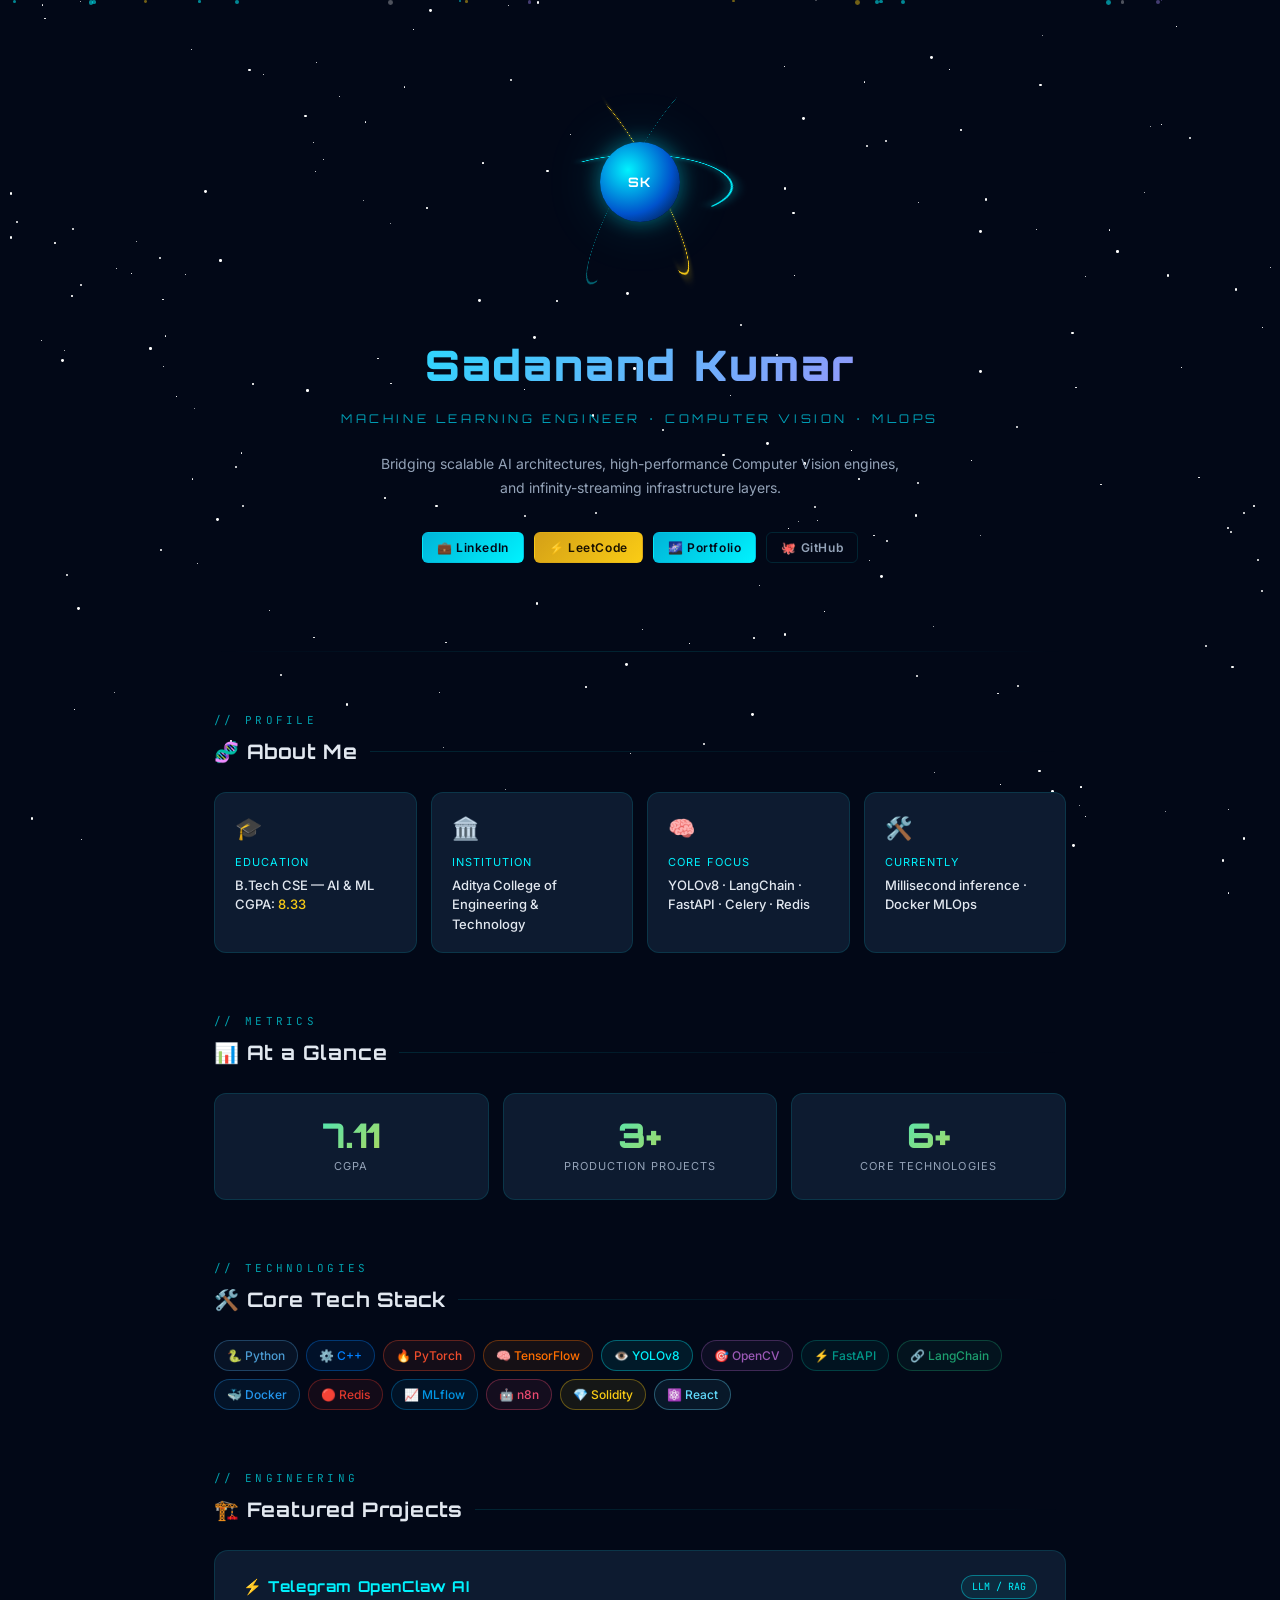
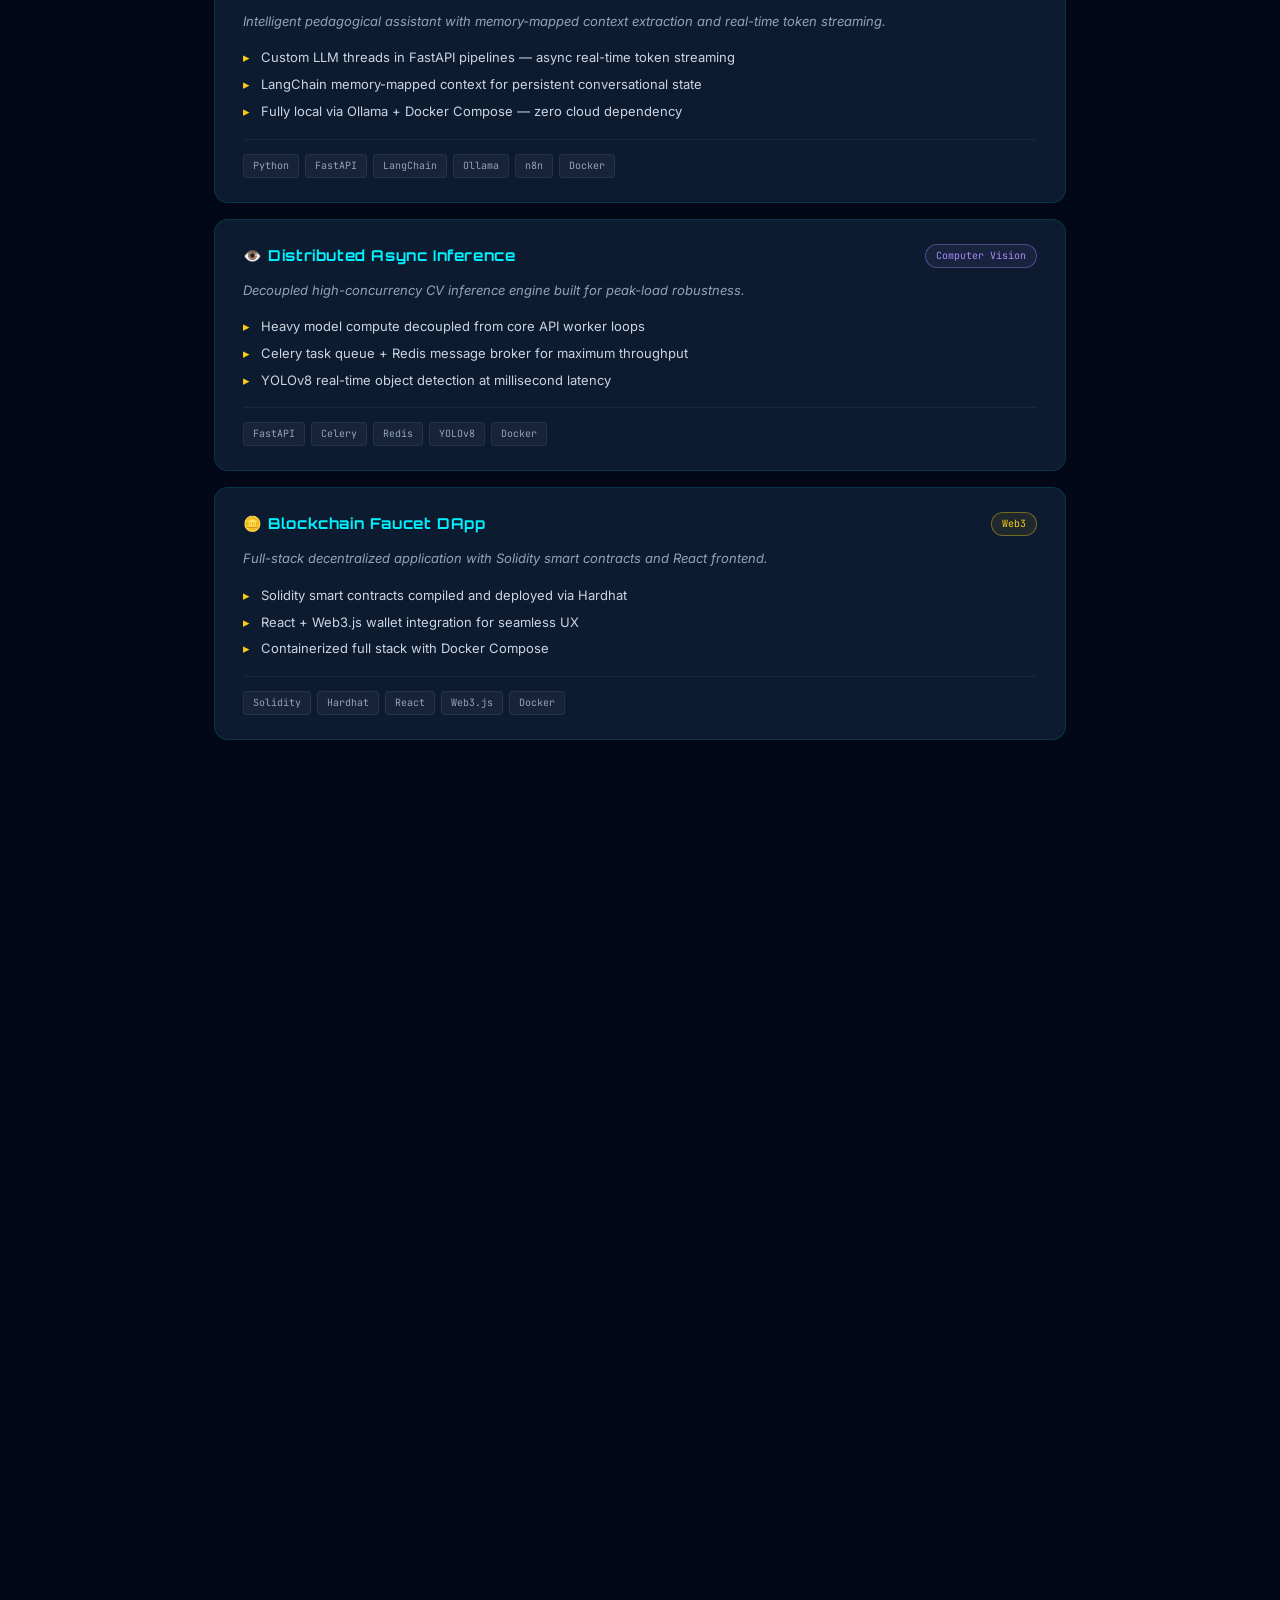
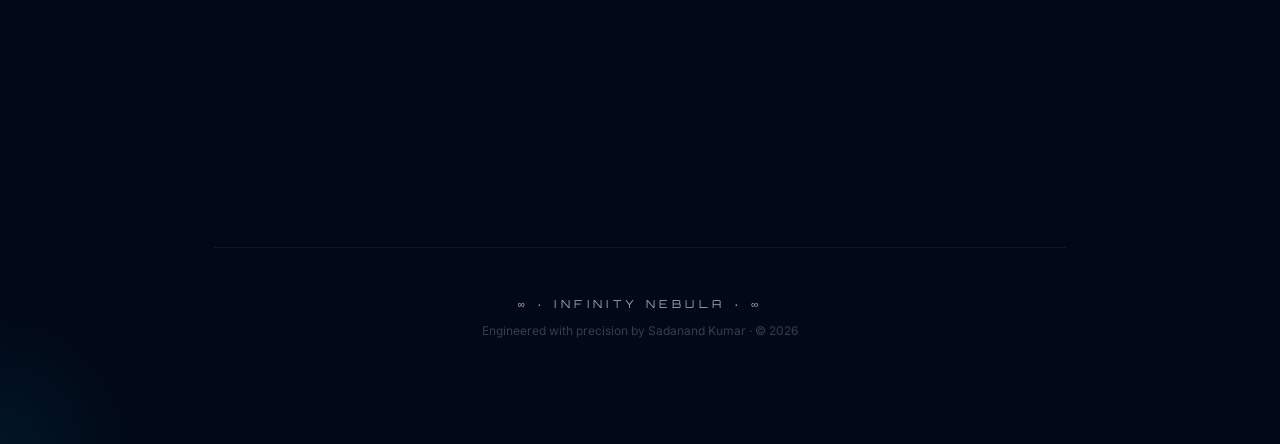
<file: preview.html>
<!DOCTYPE html>
<html lang="en">
<head>
<meta charset="UTF-8" />
<meta name="viewport" content="width=device-width, initial-scale=1.0" />
<meta name="description" content="Sadanand Kumar — ML Engineer, Computer Vision, LLM & MLOps" />
<title>Sadanand Kumar · Infinity Nebula</title>
<link rel="icon" href="./images/favicon.png" type="image/png" />
<link href="https://fonts.googleapis.com/css2?family=Orbitron:wght@400;600;700;900&family=Inter:wght@300;400;500;600&family=JetBrains+Mono:wght@400;500&display=swap" rel="stylesheet" />
<link rel="stylesheet" href="./assets/css/custom.css" />
<style>
/* ── PAGE-SPECIFIC STYLES ── */
#starfield { position:fixed; inset:0; z-index:0; pointer-events:none; }
#particles { position:fixed; inset:0; z-index:0; pointer-events:none; }

@keyframes twinkle {
  0%,100%{opacity:var(--lo,.1);transform:scale(1)}
  50%{opacity:var(--hi,.8);transform:scale(1.3)}
}
@keyframes float-up {
  0%  {transform:translateY(100vh) scale(0);opacity:0}
  10% {opacity:.6}
  90% {opacity:.3}
  100%{transform:translateY(-20px) scale(1);opacity:0}
}

.wrapper{position:relative;z-index:1;max-width:900px;margin:0 auto;padding:0 24px 80px}

/* HERO */
.hero{text-align:center;padding:72px 0 48px}
.orb-system{position:relative;width:220px;height:220px;margin:0 auto 40px;perspective:600px}
.orb-core{
  position:absolute;inset:50%;transform:translate(-50%,-50%);
  width:80px;height:80px;border-radius:50%;
  background:radial-gradient(circle at 35% 35%,#00F2FE,#0052cc 60%,#020817);
  box-shadow:0 0 20px rgba(0,242,254,.4),0 0 60px rgba(0,242,254,.15);
  display:flex;align-items:center;justify-content:center;
  font-family:'Orbitron',monospace;font-size:13px;color:#fff;font-weight:700;
  letter-spacing:.1em;z-index:10;
  animation:pulse-core 3s ease-in-out infinite;
}
@keyframes pulse-core{
  0%,100%{box-shadow:0 0 20px rgba(0,242,254,.4),0 0 60px rgba(0,242,254,.15)}
  50%{box-shadow:0 0 40px rgba(0,242,254,.7),0 0 100px rgba(0,242,254,.3)}
}
.ring{position:absolute;inset:0;border-radius:50%;animation:spin-ring var(--spd,6s) linear infinite}
.ring::before{
  content:'';position:absolute;inset:-2px;border-radius:50%;
  border:2px solid transparent;
  border-top-color:var(--rc,#00F2FE);border-right-color:var(--rc,#00F2FE);
}
.ring-1{--rc:#00F2FE;--spd:5s;transform:rotateX(70deg);top:20px;left:20px;right:20px;bottom:20px;filter:drop-shadow(0 0 6px #00F2FE)}
.ring-2{--rc:#FACC15;--spd:8s;transform:rotateX(70deg) rotateY(60deg);top:10px;left:10px;right:10px;bottom:10px;animation-direction:reverse;filter:drop-shadow(0 0 6px #FACC15)}
.ring-3{--rc:rgba(0,242,254,.4);--spd:12s;transform:rotateX(70deg) rotateY(120deg)}
@keyframes spin-ring{to{transform:rotateX(70deg) rotateZ(360deg)}}
.orbit-dot{position:absolute;top:50%;left:50%;width:8px;height:8px;border-radius:50%;margin:-4px 0 0 -4px;background:var(--dc,#00F2FE);box-shadow:0 0 12px var(--dc,#00F2FE);animation:orbit var(--ospd,5s) linear infinite;transform-origin:var(--or,90px) 0}
.orbit-dot-1{--dc:#00F2FE;--ospd:5s;--or:90px}
.orbit-dot-2{--dc:#FACC15;--ospd:8s;--or:100px;animation-direction:reverse;animation-delay:-2s}
.orbit-dot-3{--dc:#fff;--ospd:11s;--or:108px;animation-delay:-5s}
@keyframes orbit{to{transform:rotate(360deg) translateX(var(--or,90px))}}

.hero-name{font-family:'Orbitron',monospace;font-size:clamp(26px,5vw,42px);font-weight:900;background:linear-gradient(135deg,#00F2FE 0%,#a78bfa 45%,#FACC15 100%);-webkit-background-clip:text;-webkit-text-fill-color:transparent;background-clip:text;background-size:200%;letter-spacing:.05em;margin-bottom:10px;animation:text-shimmer 5s ease infinite}
.hero-role{font-family:'Orbitron',monospace;font-size:12px;letter-spacing:.3em;color:#00bcd4;text-transform:uppercase;margin-bottom:24px;opacity:.85}
.hero-tagline{font-size:14px;color:#94a3b8;max-width:520px;margin:0 auto 32px;line-height:1.7}
.badge-row{display:flex;gap:10px;justify-content:center;flex-wrap:wrap}

/* ABOUT GRID */
.about-grid{display:grid;grid-template-columns:repeat(auto-fit,minmax(190px,1fr));gap:14px}
.about-card{background:#0d1b30;border:1px solid rgba(0,242,254,.12);border-radius:12px;padding:18px 20px;transition:all .25s}
.about-card:hover{border-color:rgba(0,242,254,.4);transform:translateY(-3px);box-shadow:0 8px 32px rgba(0,242,254,.08)}
.about-icon{font-size:22px;margin-bottom:8px}
.about-label{font-size:11px;color:#00F2FE;letter-spacing:.1em;text-transform:uppercase;margin-bottom:4px}
.about-value{font-size:13px;font-weight:500;color:#E2E8F0;line-height:1.5}

/* STATS */
.stats-grid{display:grid;grid-template-columns:repeat(3,1fr);gap:14px}
.stat-card{background:#0d1b30;border:1px solid rgba(0,242,254,.12);border-radius:12px;padding:24px 18px;text-align:center;transition:all .25s}
.stat-card:hover{border-color:rgba(0,242,254,.4);transform:scale(1.03);box-shadow:0 0 20px rgba(0,242,254,.35),0 0 60px rgba(0,242,254,.12)}
.stat-value{font-family:'Orbitron',monospace;font-size:34px;font-weight:900;background:linear-gradient(135deg,#00F2FE,#FACC15);-webkit-background-clip:text;-webkit-text-fill-color:transparent;background-clip:text;line-height:1;margin-bottom:6px}
.stat-label{font-size:11px;color:#94a3b8;letter-spacing:.1em;text-transform:uppercase}

/* PROJECTS */
.project-card{background:#0d1b30;border:1px solid rgba(0,242,254,.12);border-radius:14px;padding:24px 28px;margin-bottom:16px;transition:all .3s;position:relative;overflow:hidden}
.project-card::after{content:'';position:absolute;top:0;left:0;right:0;height:2px;background:linear-gradient(90deg,#00F2FE,#FACC15,transparent);opacity:0;transition:opacity .3s}
.project-card:hover::after{opacity:1}
.project-card:hover{border-color:rgba(0,242,254,.3);transform:translateY(-4px);box-shadow:0 12px 40px rgba(0,242,254,.08)}
.project-header{display:flex;align-items:flex-start;justify-content:space-between;gap:12px;margin-bottom:12px}
.project-title{font-family:'Orbitron',monospace;font-size:15px;font-weight:700;color:#00F2FE;letter-spacing:.04em}
.project-tag{font-size:10px;padding:3px 10px;border-radius:12px;border:1px solid;white-space:nowrap;font-family:'JetBrains Mono',monospace}
.tag-ai  {color:#00F2FE;border-color:rgba(0,242,254,.4);background:rgba(0,242,254,.07)}
.tag-cv  {color:#a78bfa;border-color:rgba(167,139,250,.4);background:rgba(167,139,250,.07)}
.tag-web3{color:#FACC15;border-color:rgba(250,204,21,.4);background:rgba(250,204,21,.07)}
.tag-port{color:#4ade80;border-color:rgba(74,222,128,.4);background:rgba(74,222,128,.07)}
.project-desc{font-size:13px;color:#94a3b8;margin-bottom:12px;line-height:1.65;font-style:italic}
.project-bullets{list-style:none}
.project-bullets li{font-size:13px;color:#cbd5e1;padding:3px 0 3px 18px;position:relative;line-height:1.6}
.project-bullets li::before{content:'▸';position:absolute;left:0;color:#FACC15}
.stack-row{display:flex;flex-wrap:wrap;gap:6px;margin-top:14px;padding-top:14px;border-top:1px solid rgba(255,255,255,.05)}
.stack-chip{font-family:'JetBrains Mono',monospace;font-size:10px;color:#94a3b8;background:rgba(255,255,255,.04);padding:3px 9px;border-radius:4px;border:1px solid rgba(255,255,255,.07)}

/* TIMELINE */
.timeline{position:relative;padding-left:24px}
.timeline::before{content:'';position:absolute;left:0;top:8px;bottom:0;width:1px;background:linear-gradient(180deg,#00F2FE,#FACC15,transparent)}
.tl-item{position:relative;margin-bottom:24px;padding-left:16px}
.tl-item::before{content:'';position:absolute;left:-20px;top:6px;width:8px;height:8px;border-radius:50%;background:#00F2FE;box-shadow:0 0 10px #00F2FE}
.tl-year{font-family:'JetBrains Mono',monospace;font-size:11px;color:#FACC15;letter-spacing:.1em;margin-bottom:3px}
.tl-title{font-size:14px;font-weight:600;color:#E2E8F0;margin-bottom:3px}
.tl-sub{font-size:12px;color:#94a3b8}

/* CONNECT */
.connect-grid{display:grid;grid-template-columns:repeat(auto-fit,minmax(180px,1fr));gap:12px}
.connect-card{background:#0d1b30;border:1px solid rgba(0,242,254,.12);border-radius:10px;padding:16px 18px;display:flex;align-items:center;gap:12px;text-decoration:none;color:#E2E8F0;transition:all .3s}
.connect-card:hover{border-color:#00F2FE;transform:translateY(-3px);box-shadow:0 0 20px rgba(0,242,254,.35)}
.connect-icon{font-size:22px;flex-shrink:0}
.connect-label{font-size:11px;color:#94a3b8;letter-spacing:.05em}
.connect-name{font-size:13px;font-weight:600;color:#E2E8F0}

/* FOOTER */
footer{text-align:center;padding:48px 0 24px;border-top:1px solid rgba(0,242,254,.1);margin-top:64px}
.footer-wave{font-family:'Orbitron',monospace;font-size:11px;letter-spacing:.4em;color:#94a3b8;text-transform:uppercase;margin-bottom:8px}
.footer-copy{font-size:12px;color:rgba(148,163,184,.35)}

@media(max-width:600px){
  .stats-grid{grid-template-columns:1fr 1fr}
  .stats-grid .stat-card:last-child{grid-column:span 2}
  .orb-system{width:160px;height:160px}
}
</style>
</head>
<body>

<div id="starfield"></div>
<div id="particles"></div>

<div class="wrapper">

  <!-- ══ HERO ══ -->
  <section class="hero">
    <div class="orb-system">
      <div class="ring ring-1"></div>
      <div class="ring ring-2"></div>
      <div class="ring ring-3"></div>
      <div class="orbit-dot orbit-dot-1"></div>
      <div class="orbit-dot orbit-dot-2"></div>
      <div class="orbit-dot orbit-dot-3"></div>
      <div class="orb-core">SK</div>
    </div>
    <h1 class="hero-name">Sadanand Kumar</h1>
    <p class="hero-role">Machine Learning Engineer · Computer Vision · MLOps</p>
    <p class="hero-tagline">Bridging scalable AI architectures, high-performance Computer Vision engines, and infinity-streaming infrastructure layers.</p>
    <div class="badge-row">
      <a class="badge badge-cyan" href="https://www.linkedin.com/in/sadanand-k7" target="_blank">💼 LinkedIn</a>
      <a class="badge badge-gold" href="https://leetcode.com/sadanandkr7/" target="_blank">⚡ LeetCode</a>
      <a class="badge badge-cyan" href="https://my-portfolio-sadanand.vercel.app/" target="_blank">🌌 Portfolio</a>
      <a class="badge badge-ghost" href="https://github.com/the-sadanand" target="_blank">🐙 GitHub</a>
    </div>
  </section>

  <div class="divider"></div>

  <!-- ══ ABOUT ══ -->
  <section class="section reveal">
    <p class="section-label">// profile</p>
    <h2 class="section-title">🧬 About Me</h2>
    <div class="about-grid">
      <div class="about-card reveal"><div class="about-icon">🎓</div><div class="about-label">Education</div><div class="about-value">B.Tech CSE — AI & ML<br/>CGPA: <span class="gold">8.33</span></div></div>
      <div class="about-card reveal"><div class="about-icon">🏛️</div><div class="about-label">Institution</div><div class="about-value">Aditya College of Engineering & Technology</div></div>
      <div class="about-card reveal"><div class="about-icon">🧠</div><div class="about-label">Core Focus</div><div class="about-value">YOLOv8 · LangChain · FastAPI · Celery · Redis</div></div>
      <div class="about-card reveal"><div class="about-icon">🛠️</div><div class="about-label">Currently</div><div class="about-value">Millisecond inference · Docker MLOps</div></div>
    </div>
  </section>

  <!-- ══ STATS ══ -->
  <section class="section reveal">
    <p class="section-label">// metrics</p>
    <h2 class="section-title">📊 At a Glance</h2>
    <div class="stats-grid">
      <div class="stat-card reveal"><div class="stat-value" data-count="8.33" data-decimals="2">8.33</div><div class="stat-label">CGPA</div></div>
      <div class="stat-card reveal"><div class="stat-value" data-count="4" data-suffix="+">4+</div><div class="stat-label">Production Projects</div></div>
      <div class="stat-card reveal"><div class="stat-value" data-count="7" data-suffix="+">7+</div><div class="stat-label">Core Technologies</div></div>
    </div>
  </section>

  <!-- ══ TECH STACK ══ -->
  <section class="section reveal">
    <p class="section-label">// technologies</p>
    <h2 class="section-title">🛠️ Core Tech Stack</h2>
    <div class="flex-wrap">
      <span class="tech-pill" style="color:#4B9CD3;border-color:rgba(75,156,211,.35);background:rgba(75,156,211,.08)">🐍 Python</span>
      <span class="tech-pill" style="color:#0080ff;border-color:rgba(0,128,255,.35);background:rgba(0,128,255,.08)">⚙️ C++</span>
      <span class="tech-pill" style="color:#EE4C2C;border-color:rgba(238,76,44,.35);background:rgba(238,76,44,.08)">🔥 PyTorch</span>
      <span class="tech-pill" style="color:#FF6F00;border-color:rgba(255,111,0,.35);background:rgba(255,111,0,.08)">🧠 TensorFlow</span>
      <span class="tech-pill" style="color:#00F2FE;border-color:rgba(0,242,254,.35);background:rgba(0,242,254,.08)">👁️ YOLOv8</span>
      <span class="tech-pill" style="color:#9B59B6;border-color:rgba(155,89,182,.35);background:rgba(155,89,182,.08)">🎯 OpenCV</span>
      <span class="tech-pill" style="color:#009688;border-color:rgba(0,150,136,.35);background:rgba(0,150,136,.08)">⚡ FastAPI</span>
      <span class="tech-pill" style="color:#1C9E6E;border-color:rgba(28,158,110,.35);background:rgba(28,158,110,.08)">🔗 LangChain</span>
      <span class="tech-pill" style="color:#2496ED;border-color:rgba(36,150,237,.35);background:rgba(36,150,237,.08)">🐳 Docker</span>
      <span class="tech-pill" style="color:#DC382D;border-color:rgba(220,56,45,.35);background:rgba(220,56,45,.08)">🔴 Redis</span>
      <span class="tech-pill" style="color:#0194E2;border-color:rgba(1,148,226,.35);background:rgba(1,148,226,.08)">📈 MLflow</span>
      <span class="tech-pill" style="color:#EA4B71;border-color:rgba(234,75,113,.35);background:rgba(234,75,113,.08)">🤖 n8n</span>
      <span class="tech-pill" style="color:#FACC15;border-color:rgba(250,204,21,.35);background:rgba(250,204,21,.08)">💎 Solidity</span>
      <span class="tech-pill" style="color:#61DAFB;border-color:rgba(97,218,251,.35);background:rgba(97,218,251,.08)">⚛️ React</span>
    </div>
  </section>

  <!-- ══ PROJECTS ══ -->
  <section class="section">
    <p class="section-label">// engineering</p>
    <h2 class="section-title">🏗️ Featured Projects</h2>

    <div class="project-card reveal">
      <div class="project-header"><div class="project-title">⚡ Telegram OpenClaw AI</div><span class="project-tag tag-ai">LLM / RAG</span></div>
      <p class="project-desc">Intelligent pedagogical assistant with memory-mapped context extraction and real-time token streaming.</p>
      <ul class="project-bullets">
        <li>Custom LLM threads in FastAPI pipelines — async real-time token streaming</li>
        <li>LangChain memory-mapped context for persistent conversational state</li>
        <li>Fully local via Ollama + Docker Compose — zero cloud dependency</li>
      </ul>
      <div class="stack-row"><span class="stack-chip">Python</span><span class="stack-chip">FastAPI</span><span class="stack-chip">LangChain</span><span class="stack-chip">Ollama</span><span class="stack-chip">n8n</span><span class="stack-chip">Docker</span></div>
    </div>

    <div class="project-card reveal">
      <div class="project-header"><div class="project-title">👁️ Distributed Async Inference</div><span class="project-tag tag-cv">Computer Vision</span></div>
      <p class="project-desc">Decoupled high-concurrency CV inference engine built for peak-load robustness.</p>
      <ul class="project-bullets">
        <li>Heavy model compute decoupled from core API worker loops</li>
        <li>Celery task queue + Redis message broker for maximum throughput</li>
        <li>YOLOv8 real-time object detection at millisecond latency</li>
      </ul>
      <div class="stack-row"><span class="stack-chip">FastAPI</span><span class="stack-chip">Celery</span><span class="stack-chip">Redis</span><span class="stack-chip">YOLOv8</span><span class="stack-chip">Docker</span></div>
    </div>

    <div class="project-card reveal">
      <div class="project-header"><div class="project-title">🪙 Blockchain Faucet DApp</div><span class="project-tag tag-web3">Web3</span></div>
      <p class="project-desc">Full-stack decentralized application with Solidity smart contracts and React frontend.</p>
      <ul class="project-bullets">
        <li>Solidity smart contracts compiled and deployed via Hardhat</li>
        <li>React + Web3.js wallet integration for seamless UX</li>
        <li>Containerized full stack with Docker Compose</li>
      </ul>
      <div class="stack-row"><span class="stack-chip">Solidity</span><span class="stack-chip">Hardhat</span><span class="stack-chip">React</span><span class="stack-chip">Web3.js</span><span class="stack-chip">Docker</span></div>
    </div>

    <div class="project-card reveal">
      <div class="project-header"><div class="project-title">🌐 Infinity Nebula Portfolio</div><span class="project-tag tag-port">React + Vite</span></div>
      <p class="project-desc">Personal portfolio with custom animations, sub-second load, and continuous deployment.</p>
      <ul class="project-bullets">
        <li>Vite bundler optimizations for sub-second load times</li>
        <li>Responsive design with custom CSS animation system</li>
        <li>CD pipeline via Vercel on every push</li>
      </ul>
      <div class="stack-row"><span class="stack-chip">React</span><span class="stack-chip">Vite</span><span class="stack-chip">Tailwind CSS</span><span class="stack-chip">Vercel</span></div>
    </div>
  </section>

  <!-- ══ TIMELINE ══ -->
  <section class="section reveal">
    <p class="section-label">// journey</p>
    <h2 class="section-title">📅 Timeline</h2>
    <div class="timeline">
      <div class="tl-item reveal"><div class="tl-year">2026 — PRESENT</div><div class="tl-title">Final Year · Seeking ML Engineering Roles</div><div class="tl-sub">Open to Computer Vision · LLM · MLOps opportunities</div></div>
      <div class="tl-item reveal"><div class="tl-year">2025</div><div class="tl-title">Blockchain Faucet DApp · NimbusGrid Edge Cloud Design</div><div class="tl-sub">Solidity · Hardhat · React · Decentralized Architecture</div></div>
      <div class="tl-item reveal"><div class="tl-year">2025</div><div class="tl-title">Distributed Async AI Inference Service</div><div class="tl-sub">YOLOv8 · Celery · Redis · FastAPI · Docker</div></div>
      <div class="tl-item reveal"><div class="tl-year">2024</div><div class="tl-title">Telegram OpenClaw AI Learning Assistant</div><div class="tl-sub">FastAPI · LangChain · Ollama · Docker · n8n</div></div>
      <div class="tl-item reveal"><div class="tl-year">2024 — INTERNSHIP</div><div class="tl-title">ML Trainee — NIELIT Gorakhpur</div><div class="tl-sub">Python · Data Science · NLP · Deep Learning · Movie Recommender System</div></div>
    </div>
  </section>

  <!-- ══ CONNECT ══ -->
  <section class="section reveal">
    <p class="section-label">// contact</p>
    <h2 class="section-title">🌐 Connect</h2>
    <div class="connect-grid">
      <a class="connect-card" href="https://www.linkedin.com/in/sadanand-k7" target="_blank"><span class="connect-icon">💼</span><div><div class="connect-label">LinkedIn</div><div class="connect-name">sadanand-k7</div></div></a>
      <a class="connect-card" href="https://leetcode.com/sadanandkr7/" target="_blank"><span class="connect-icon">⚡</span><div><div class="connect-label">LeetCode</div><div class="connect-name">sadanandkr7</div></div></a>
      <a class="connect-card" href="https://my-portfolio-sadanand.vercel.app/" target="_blank"><span class="connect-icon">🌌</span><div><div class="connect-label">Portfolio</div><div class="connect-name">Infinity Nebula</div></div></a>
      <a class="connect-card" href="https://github.com/the-sadanand" target="_blank"><span class="connect-icon">🐙</span><div><div class="connect-label">GitHub</div><div class="connect-name">the-sadanand</div></div></a>
    </div>
  </section>

  <footer>
    <div class="footer-wave">∞ · Infinity Nebula · ∞</div>
    <div class="footer-copy">Engineered with precision by Sadanand Kumar · © 2026</div>
  </footer>

</div>

<script src="./assets/js/effects.js"></script>
</body>
</html>
</file>
<file: assets/css/custom.css>
/* ============================================================
   INFINITY NEBULA — custom.css
   Used by preview.html for full visual experience
   ============================================================ */

/* ── TOKENS ── */
:root {
  --cyan:        #00F2FE;
  --cyan-dim:    #00bcd4;
  --cyan-dark:   #006080;
  --gold:        #FACC15;
  --gold-dim:    #d4a017;
  --violet:      #a78bfa;
  --bg-0:        #020817;
  --bg-1:        #0a1628;
  --bg-2:        #0f1f3d;
  --bg-card:     #0d1b30;
  --text-primary:#E2E8F0;
  --text-muted:  #94a3b8;
  --text-faint:  #475569;
  --border:      rgba(0,242,254,0.12);
  --border-gold: rgba(250,204,21,0.2);
  --radius-sm:   6px;
  --radius-md:   12px;
  --radius-lg:   18px;
  --font-display:'Orbitron', monospace;
  --font-body:   'Inter', sans-serif;
  --font-mono:   'JetBrains Mono', monospace;
  --glow-cyan:   0 0 20px rgba(0,242,254,0.35), 0 0 60px rgba(0,242,254,0.12);
  --glow-gold:   0 0 20px rgba(250,204,21,0.35), 0 0 60px rgba(250,204,21,0.12);
  --transition:  0.25s cubic-bezier(0.4, 0, 0.2, 1);
}

/* ── RESET ── */
*, *::before, *::after { margin:0; padding:0; box-sizing:border-box; }
html { scroll-behavior: smooth; font-size: 16px; }

body {
  font-family: var(--font-body);
  background: var(--bg-0);
  color: var(--text-primary);
  min-height: 100vh;
  overflow-x: hidden;
  line-height: 1.6;
}

/* ── SCROLLBAR ── */
::-webkit-scrollbar { width: 6px; }
::-webkit-scrollbar-track { background: var(--bg-1); }
::-webkit-scrollbar-thumb {
  background: linear-gradient(180deg, var(--cyan-dark), var(--gold-dim));
  border-radius: 99px;
}

/* ── SELECTION ── */
::selection { background: rgba(0,242,254,0.2); color: var(--cyan); }

/* ── TYPOGRAPHY ── */
h1,h2,h3 { font-family: var(--font-display); letter-spacing: 0.04em; }

.gradient-text {
  background: linear-gradient(135deg, var(--cyan) 0%, var(--violet) 50%, var(--gold) 100%);
  -webkit-background-clip: text;
  -webkit-text-fill-color: transparent;
  background-clip: text;
  background-size: 200% auto;
  animation: text-shimmer 5s ease infinite;
}

@keyframes text-shimmer {
  0%   { background-position: 0% 50%; }
  50%  { background-position: 100% 50%; }
  100% { background-position: 0% 50%; }
}

.mono { font-family: var(--font-mono); }
.muted { color: var(--text-muted); }
.cyan  { color: var(--cyan); }
.gold  { color: var(--gold); }

/* ── LAYOUT ── */
.container {
  max-width: 900px;
  margin: 0 auto;
  padding: 0 24px;
}

.section { margin: 60px 0; }

.section-label {
  font-family: var(--font-mono);
  font-size: 11px;
  letter-spacing: 0.3em;
  color: var(--cyan);
  text-transform: uppercase;
  opacity: 0.65;
  margin-bottom: 6px;
}

.section-title {
  font-size: 20px;
  font-weight: 700;
  color: var(--text-primary);
  margin-bottom: 24px;
  display: flex;
  align-items: center;
  gap: 12px;
}

.section-title::after {
  content: '';
  flex: 1;
  height: 1px;
  background: linear-gradient(90deg, var(--border), transparent);
}

/* ── CARDS ── */
.card {
  background: var(--bg-card);
  border: 1px solid var(--border);
  border-radius: var(--radius-md);
  padding: 24px;
  transition: border-color var(--transition), transform var(--transition), box-shadow var(--transition);
  position: relative;
  overflow: hidden;
}

.card::before {
  content: '';
  position: absolute;
  inset: 0;
  background: linear-gradient(135deg, rgba(0,242,254,0.03), transparent 60%);
  opacity: 0;
  transition: opacity var(--transition);
}

.card:hover::before { opacity: 1; }

.card:hover {
  border-color: rgba(0,242,254,0.35);
  transform: translateY(-4px);
  box-shadow: 0 12px 40px rgba(0,242,254,0.08), 0 4px 16px rgba(0,0,0,0.4);
}

.card-accent-top::after {
  content: '';
  position: absolute;
  top: 0; left: 0; right: 0;
  height: 2px;
  background: linear-gradient(90deg, var(--cyan), var(--gold), transparent);
  opacity: 0;
  transition: opacity var(--transition);
}

.card-accent-top:hover::after { opacity: 1; }

/* ── BADGES / PILLS ── */
.badge {
  display: inline-flex;
  align-items: center;
  gap: 6px;
  padding: 5px 14px;
  border-radius: var(--radius-sm);
  font-size: 12px;
  font-weight: 600;
  letter-spacing: 0.05em;
  text-decoration: none;
  transition: transform var(--transition), box-shadow var(--transition);
  border: 1px solid transparent;
}

.badge:hover { transform: translateY(-2px); }

.badge-cyan {
  background: linear-gradient(135deg, #00b4d8, var(--cyan));
  color: #020817;
}
.badge-cyan:hover { box-shadow: var(--glow-cyan); }

.badge-gold {
  background: linear-gradient(135deg, var(--gold-dim), var(--gold));
  color: #1a1100;
}
.badge-gold:hover { box-shadow: var(--glow-gold); }

.badge-ghost {
  background: transparent;
  border-color: var(--border);
  color: var(--text-muted);
}
.badge-ghost:hover {
  border-color: var(--cyan);
  color: var(--cyan);
}

.tech-pill {
  display: inline-flex;
  align-items: center;
  gap: 5px;
  padding: 5px 12px;
  border-radius: 20px;
  font-size: 12px;
  font-weight: 500;
  border: 1px solid;
  transition: transform var(--transition), box-shadow var(--transition);
  cursor: default;
}
.tech-pill:hover {
  transform: scale(1.05);
  box-shadow: 0 4px 16px rgba(0,0,0,0.3);
}

/* ── DIVIDER ── */
.divider {
  height: 1px;
  margin: 40px 0;
  background: linear-gradient(90deg, transparent, var(--border), transparent);
}

/* ── CODE BLOCK ── */
.code-block {
  font-family: var(--font-mono);
  font-size: 13px;
  background: var(--bg-1);
  border: 1px solid var(--border);
  border-radius: var(--radius-sm);
  padding: 16px 18px;
  color: var(--text-primary);
  line-height: 1.7;
  overflow-x: auto;
  white-space: pre;
}

code {
  font-family: var(--font-mono);
  font-size: 12px;
  background: rgba(0,242,254,0.08);
  color: var(--cyan);
  padding: 2px 6px;
  border-radius: 4px;
  border: 1px solid rgba(0,242,254,0.15);
}

/* ── GRIDS ── */
.grid-2 { display: grid; grid-template-columns: repeat(2, 1fr); gap: 16px; }
.grid-3 { display: grid; grid-template-columns: repeat(3, 1fr); gap: 16px; }
.grid-4 { display: grid; grid-template-columns: repeat(4, 1fr); gap: 16px; }
.flex-wrap { display: flex; flex-wrap: wrap; gap: 8px; }

@media (max-width: 640px) {
  .grid-2, .grid-3, .grid-4 { grid-template-columns: 1fr; }
}

/* ── ANIMATIONS ── */
@keyframes pulse-glow {
  0%,100% { box-shadow: var(--glow-cyan); }
  50%      { box-shadow: 0 0 40px rgba(0,242,254,0.6), 0 0 100px rgba(0,242,254,0.2); }
}

@keyframes float {
  0%,100% { transform: translateY(0); }
  50%      { transform: translateY(-8px); }
}

@keyframes spin-slow {
  to { transform: rotate(360deg); }
}

@keyframes fade-up {
  from { opacity: 0; transform: translateY(20px); }
  to   { opacity: 1; transform: translateY(0); }
}

@keyframes twinkle {
  0%,100% { opacity: 0.1; transform: scale(1); }
  50%      { opacity: 0.9; transform: scale(1.4); }
}

.animate-float       { animation: float 4s ease-in-out infinite; }
.animate-spin-slow   { animation: spin-slow 10s linear infinite; }
.animate-fade-up     { animation: fade-up 0.6s ease both; }
.animate-pulse-glow  { animation: pulse-glow 2.5s ease-in-out infinite; }

/* ── SCROLL REVEAL ── */
.reveal {
  opacity: 0;
  transform: translateY(24px);
  transition: opacity 0.6s ease, transform 0.6s ease;
}
.reveal.visible {
  opacity: 1;
  transform: translateY(0);
}

/* ── TOOLTIP ── */
[data-tip] { position: relative; cursor: help; }
[data-tip]::after {
  content: attr(data-tip);
  position: absolute;
  bottom: calc(100% + 6px);
  left: 50%;
  transform: translateX(-50%);
  background: var(--bg-1);
  border: 1px solid var(--border);
  color: var(--text-primary);
  font-size: 11px;
  padding: 4px 10px;
  border-radius: var(--radius-sm);
  white-space: nowrap;
  opacity: 0;
  pointer-events: none;
  transition: opacity 0.2s;
  z-index: 100;
}
[data-tip]:hover::after { opacity: 1; }

/* ── TABLE ── */
table {
  width: 100%;
  border-collapse: collapse;
  font-size: 13px;
}
th {
  text-align: left;
  padding: 10px 14px;
  font-family: var(--font-mono);
  font-size: 11px;
  letter-spacing: 0.1em;
  color: var(--cyan);
  border-bottom: 1px solid var(--border);
  text-transform: uppercase;
}
td {
  padding: 10px 14px;
  color: var(--text-muted);
  border-bottom: 1px solid rgba(255,255,255,0.04);
}
tr:hover td { background: rgba(0,242,254,0.03); color: var(--text-primary); }

/* ── UTILITY ── */
.text-center { text-align: center; }
.mt-1  { margin-top: 8px; }
.mt-2  { margin-top: 16px; }
.mt-3  { margin-top: 24px; }
.mb-1  { margin-bottom: 8px; }
.mb-2  { margin-bottom: 16px; }
.hidden { display: none; }
</file>
